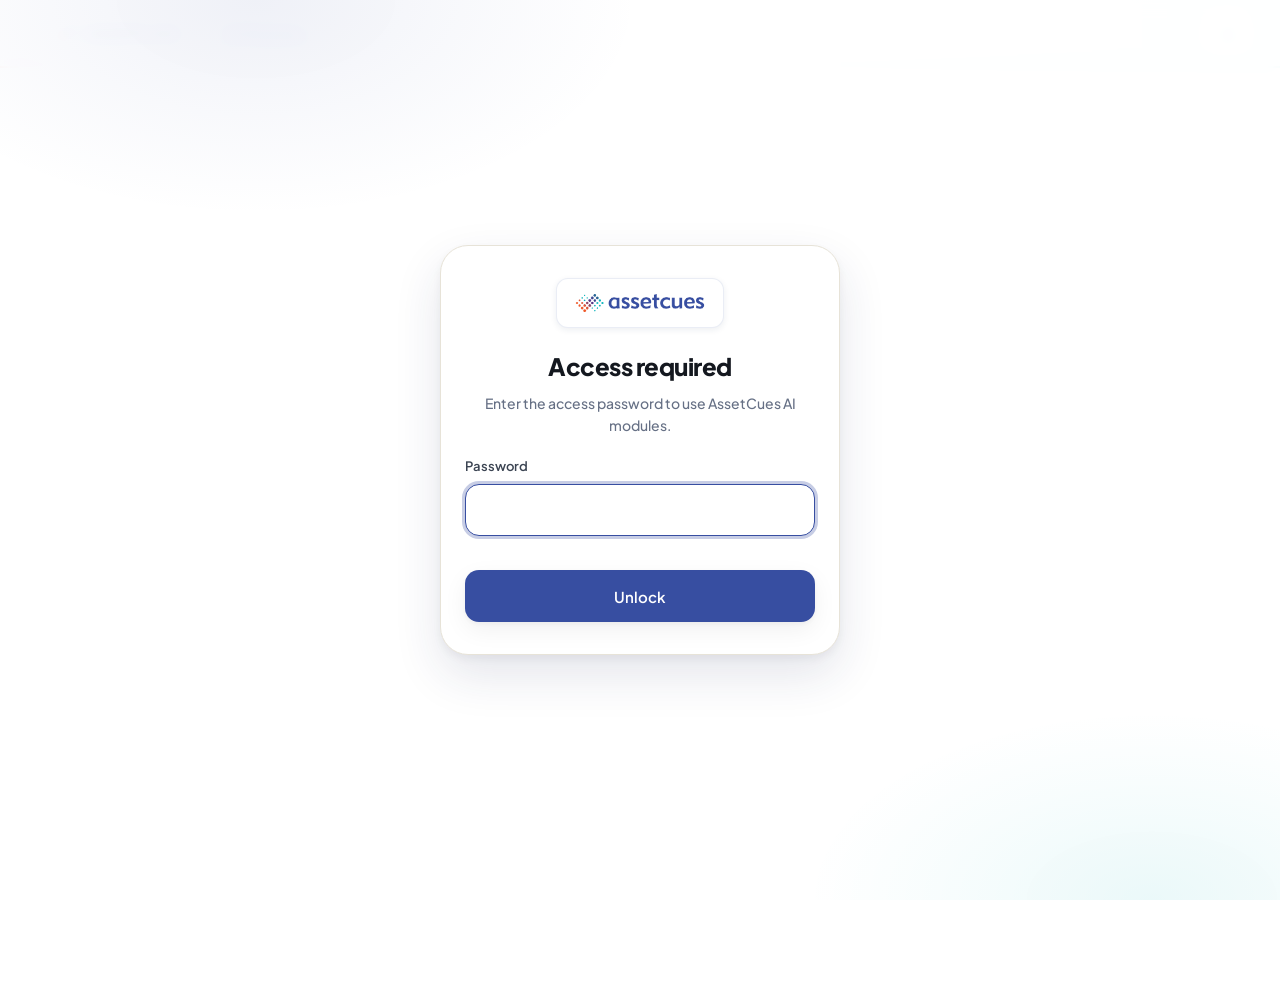
<file: index.html>
<!DOCTYPE html>
<html lang="en">
<head>
  <meta charset="utf-8" />
  <meta name="viewport" content="width=device-width, initial-scale=1, viewport-fit=cover" />
  <meta name="color-scheme" content="light" />
  <meta name="theme-color" content="#FFFFFF" />
  <title>AssetCues AI Modules</title>
  <link rel="icon" href="assetcues-logo.png" type="image/png" />
  <link rel="preconnect" href="https://fonts.googleapis.com" />
  <link rel="preconnect" href="https://fonts.gstatic.com" crossorigin />
  <link href="https://fonts.googleapis.com/css2?family=JetBrains+Mono:wght@500;600&family=Plus+Jakarta+Sans:wght@400;500;600;700;800&display=swap" rel="stylesheet" />
  <link rel="stylesheet" href="css/tokens.css" />
  <link rel="stylesheet" href="css/base.css" />
  <link rel="stylesheet" href="css/layout.css" />
  <link rel="stylesheet" href="css/components.css" />
  <link rel="stylesheet" href="css/views.css" />
  <link rel="stylesheet" href="css/motion.css" />
  <link rel="stylesheet" href="css/modules.css" />
</head>
<body class="is-locked">
  <div class="page-bg" aria-hidden="true">
    <div class="page-bg__dots"></div>
    <div class="page-bg__sweep"></div>
  </div>

  <header class="app-header">
    <a href="index.html" class="app-header__brand">
      <span class="app-header__logo-chip">
        <img class="app-header__logo" src="assetcues-logo.png" alt="AssetCues" width="146" height="36" />
      </span>
      <span class="app-header__title">AI Modules</span>
    </a>
    <div class="app-header__actions">
      <span id="mock-pill" class="mock-pill" hidden>Demo mode</span>
      <button type="button" class="btn btn--icon" id="btn-lock" aria-label="Lock app" title="Lock">
        <svg width="20" height="20" viewBox="0 0 24 24" fill="none" aria-hidden="true">
          <rect x="5" y="11" width="14" height="10" rx="2" stroke="currentColor" stroke-width="1.75"/>
          <path d="M8 11V8a4 4 0 0 1 8 0v3" stroke="currentColor" stroke-width="1.75" stroke-linecap="round"/>
        </svg>
      </button>
    </div>
  </header>

  <main id="app">
    <section class="hub" aria-labelledby="hub-title">
      <div class="hub-hero">
        <div class="eyebrow">✦ AssetCues AI</div>
        <h1 id="hub-title" class="display">Choose a module</h1>
        <p class="idle-hero__sub">Two AI services, one workspace. Create a brand-new asset record from photos, or validate an existing record and get a catalogue recommendation.</p>
      </div>

      <div class="hub-grid">
        <a class="module-card" id="module-aa" data-module="aa" href="additional-asset.html" style="--i:0">
          <div class="module-card__art module-card__art--aa" aria-hidden="true">
            <svg width="30" height="30" viewBox="0 0 24 24" fill="none"><path d="M4 8h3l2-2h6l2 2h3a2 2 0 0 1 2 2v8a2 2 0 0 1-2 2H4a2 2 0 0 1-2-2v-8a2 2 0 0 1 2-2zm8 3a3 3 0 1 0 0 6 3 3 0 0 0 0-6z" stroke="currentColor" stroke-width="1.75" stroke-linecap="round" stroke-linejoin="round"/></svg>
          </div>
          <div class="module-card__top">
            <span class="module-card__kicker">Module 01</span>
            <span class="health health--checking" data-health="aa" role="status">
              <span class="health__dot" aria-hidden="true"></span>
              <span class="health__label">Checking…</span>
            </span>
          </div>
          <h2 class="module-card__title">Additional Asset</h2>
          <p class="module-card__desc">Two photos in, a complete asset record out. Identify the asset, read its tag, grade its condition and match it to your master data.</p>
          <div class="module-card__io">
            <div>
              <div class="micro">You provide</div>
              <div class="module-card__chips">
                <span class="chip chip--neutral">Asset photo</span>
                <span class="chip chip--neutral">Tag photo</span>
                <span class="chip chip--neutral">Customer ID</span>
              </div>
            </div>
            <div>
              <div class="micro">You get</div>
              <div class="module-card__chips">
                <span class="chip">Asset name</span>
                <span class="chip">Classification</span>
                <span class="chip">Condition</span>
                <span class="chip">Tag number</span>
              </div>
            </div>
          </div>
          <span class="module-card__cta">
            Open Additional Asset
            <svg width="18" height="18" viewBox="0 0 24 24" fill="none" aria-hidden="true"><path d="M5 12h14m-5-5l5 5-5 5" stroke="currentColor" stroke-width="2" stroke-linecap="round" stroke-linejoin="round"/></svg>
          </span>
        </a>

        <a class="module-card" id="module-vc" data-module="vc" href="validation.html" style="--i:1">
          <div class="module-card__art module-card__art--vc" aria-hidden="true">
            <svg width="30" height="30" viewBox="0 0 24 24" fill="none"><path d="M12 3l8 3v6c0 5-3.5 8.5-8 10-4.5-1.5-8-5-8-10V6l8-3z" stroke="currentColor" stroke-width="1.75" stroke-linejoin="round"/><path d="M8.5 12l2.5 2.5 4.5-5" stroke="currentColor" stroke-width="1.75" stroke-linecap="round" stroke-linejoin="round"/></svg>
          </div>
          <div class="module-card__top">
            <span class="module-card__kicker">Module 02</span>
            <span class="health health--checking" data-health="vc" role="status">
              <span class="health__dot" aria-hidden="true"></span>
              <span class="health__label">Checking…</span>
            </span>
          </div>
          <h2 class="module-card__title">Validation &amp; Catalogue</h2>
          <p class="module-card__desc">Check a registered asset against its photos. We verify the name, description and tag number, then recommend the right catalogue entry.</p>
          <div class="module-card__io">
            <div>
              <div class="micro">You provide</div>
              <div class="module-card__chips">
                <span class="chip chip--neutral">Photos</span>
                <span class="chip chip--neutral">Customer ID</span>
                <span class="chip chip--neutral">Name · Description · Tag</span>
              </div>
            </div>
            <div>
              <div class="micro">You get</div>
              <div class="module-card__chips">
                <span class="chip">Match verdicts</span>
                <span class="chip">Match %</span>
                <span class="chip">Catalogue match</span>
                <span class="chip">Condition</span>
              </div>
            </div>
          </div>
          <span class="module-card__cta">
            Open Validation &amp; Catalogue
            <svg width="18" height="18" viewBox="0 0 24 24" fill="none" aria-hidden="true"><path d="M5 12h14m-5-5l5 5-5 5" stroke="currentColor" stroke-width="2" stroke-linecap="round" stroke-linejoin="round"/></svg>
          </span>
        </a>
      </div>

      <div class="hub-demo">
        <label class="switch" for="hub-demo">
          <input type="checkbox" id="hub-demo" role="switch" aria-labelledby="hub-demo-title" aria-describedby="hub-demo-desc" />
          <span class="switch__track" aria-hidden="true"><span class="switch__thumb"></span></span>
        </label>
        <div class="hub-demo__text">
          <div class="hub-demo__title" id="hub-demo-title">Demo mode</div>
          <div class="small" id="hub-demo-desc">Both modules use built-in sample responses — no backend calls are made.</div>
        </div>
      </div>
    </section>
  </main>

  <footer class="app-footer">
    <div class="app-footer__inner">
      <svg width="16" height="16" viewBox="0 0 24 24" fill="none" aria-hidden="true"><path d="M12 4a8 8 0 1 0 0 16 8 8 0 0 0 0-16zm0 7v5m0-8h.01" stroke="currentColor" stroke-width="1.75" stroke-linecap="round"/></svg>
      AI-generated results — please verify before saving.
    </div>
  </footer>

  <div id="live" class="sr-only" aria-live="polite" aria-atomic="true"></div>
  <div id="toasts" aria-live="polite"></div>

  <div id="lock-overlay" class="lock-overlay" role="dialog" aria-modal="true" aria-labelledby="lock-title" aria-hidden="false">
    <form id="lock-form" class="lock-card" autocomplete="off">
      <div class="lock-card__brand">
        <span class="app-header__logo-chip">
          <img class="app-header__logo" src="assetcues-logo.png" alt="" width="146" height="36" />
        </span>
      </div>
      <h1 id="lock-title" class="lock-card__title">Access required</h1>
      <p class="lock-card__sub">Enter the access password to use AssetCues AI modules.</p>
      <label class="field" for="lock-password">
        <div class="field__row"><span class="field__label-text">Password</span></div>
        <div class="field__input-wrap">
          <input id="lock-password" class="field__input" type="password" name="password" autocomplete="current-password" required />
        </div>
      </label>
      <div id="lock-error" class="lock-card__error" role="alert"></div>
      <button type="submit" class="btn btn--primary" id="lock-submit" style="width:100%;margin-top:8px">
        <span class="btn-label">Unlock</span>
      </button>
    </form>
  </div>

  <script defer src="js/config.js"></script>
  <script defer src="js/util.js"></script>
  <script defer src="js/fx.js"></script>
  <script defer src="js/toast.js"></script>
  <script defer src="js/lock.js"></script>
  <script defer src="js/hub.js"></script>
</body>
</html>
</file>
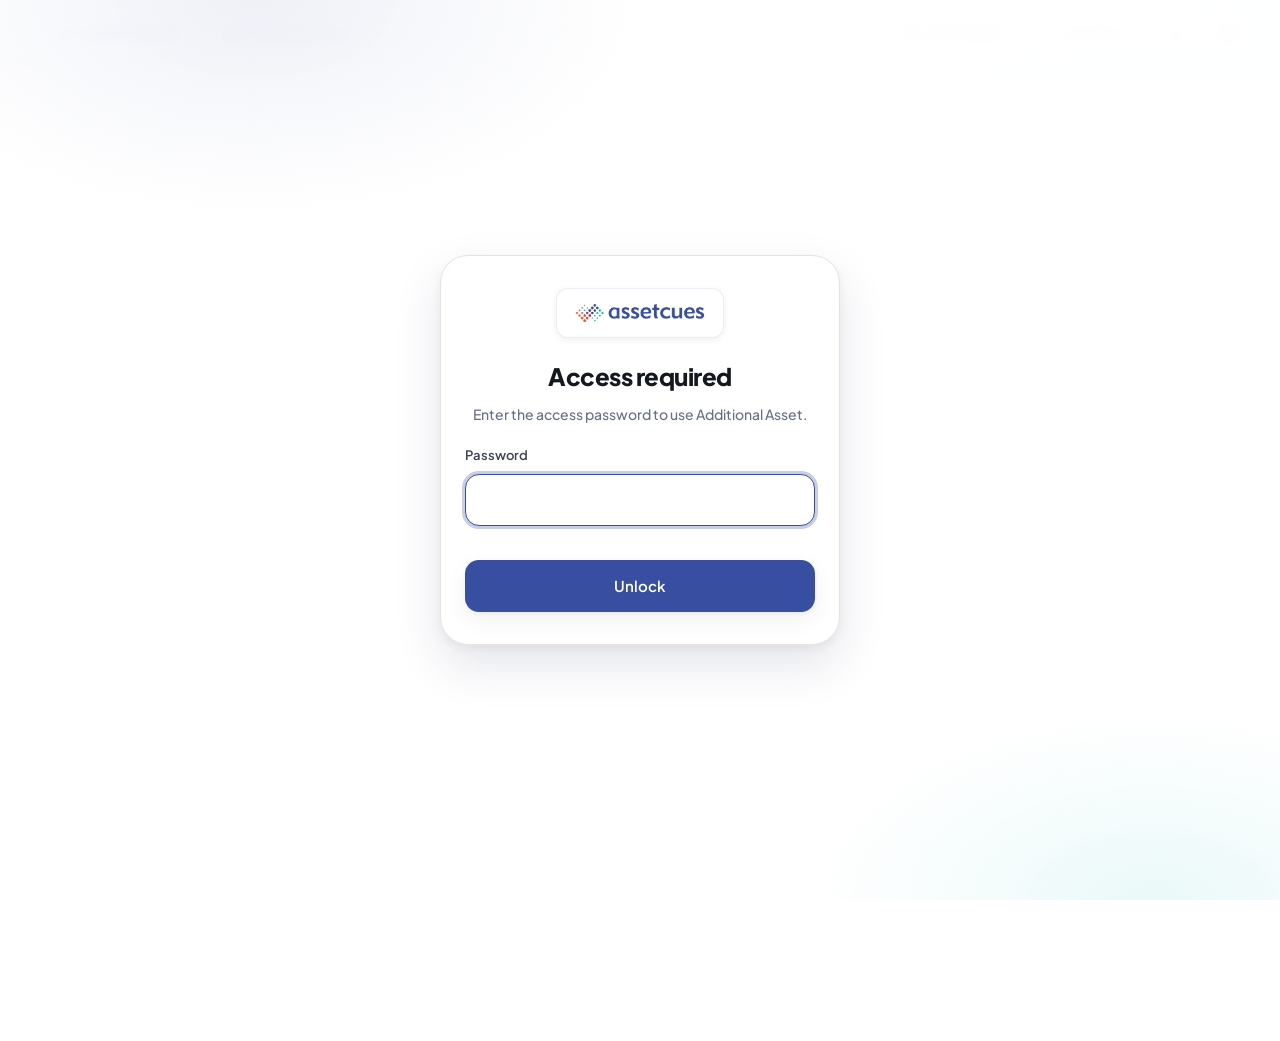
<file: additional-asset.html>
<!DOCTYPE html>
<html lang="en">
<head>
  <meta charset="utf-8" />
  <meta name="viewport" content="width=device-width, initial-scale=1, viewport-fit=cover" />
  <meta name="color-scheme" content="light" />
  <meta name="theme-color" content="#FFFFFF" />
  <title>Additional Asset</title>
  <link rel="icon" href="assetcues-logo.png" type="image/png" />
  <link rel="preconnect" href="https://fonts.googleapis.com" />
  <link rel="preconnect" href="https://fonts.gstatic.com" crossorigin />
  <link href="https://fonts.googleapis.com/css2?family=JetBrains+Mono:wght@500;600&family=Plus+Jakarta+Sans:wght@400;500;600;700;800&display=swap" rel="stylesheet" />
  <link rel="stylesheet" href="css/tokens.css" />
  <link rel="stylesheet" href="css/base.css" />
  <link rel="stylesheet" href="css/layout.css" />
  <link rel="stylesheet" href="css/components.css" />
  <link rel="stylesheet" href="css/views.css" />
  <link rel="stylesheet" href="css/motion.css" />
  <link rel="stylesheet" href="css/modules.css" />
</head>
<body class="is-locked">
  <div class="page-bg" aria-hidden="true">
    <div class="page-bg__dots"></div>
    <div class="page-bg__sweep"></div>
  </div>

  <header class="app-header">
    <a href="#" class="app-header__brand" id="brand-home">
      <span class="app-header__logo-chip">
        <img class="app-header__logo" src="assetcues-logo.png" alt="Additional Asset" width="146" height="36" />
      </span>
      <span class="app-header__title">Additional Asset</span>
    </a>
    <div class="app-header__actions">
      <a href="index.html" class="hub-back" id="hub-back" aria-label="All modules" title="All modules">
        <svg width="18" height="18" viewBox="0 0 24 24" fill="none" aria-hidden="true"><path d="M4 4h6v6H4V4zm10 0h6v6h-6V4zM4 14h6v6H4v-6zm10 0h6v6h-6v-6z" stroke="currentColor" stroke-width="1.75" stroke-linecap="round" stroke-linejoin="round"/></svg>
        <span class="hub-back__label">All modules</span>
      </a>
      <span id="mock-pill" class="mock-pill" hidden>Mock data</span>
      <div id="health-pill" class="health health--checking" role="status" aria-label="Checking service">
        <span class="health__dot" aria-hidden="true"></span>
        <span class="health__label">Checking…</span>
      </div>
      <button type="button" class="btn btn--icon" id="btn-lock" aria-label="Lock app" title="Lock">
        <svg width="20" height="20" viewBox="0 0 24 24" fill="none" aria-hidden="true">
          <rect x="5" y="11" width="14" height="10" rx="2" stroke="currentColor" stroke-width="1.75"/>
          <path d="M8 11V8a4 4 0 0 1 8 0v3" stroke="currentColor" stroke-width="1.75" stroke-linecap="round"/>
        </svg>
      </button>
      <div class="settings-wrap">
        <button type="button" class="btn btn--icon" id="btn-settings" aria-label="Settings" aria-haspopup="dialog" aria-expanded="false">
          <svg width="20" height="20" viewBox="0 0 24 24" fill="none" aria-hidden="true">
            <path d="M12 15a3 3 0 1 0 0-6 3 3 0 0 0 0 6z" stroke="currentColor" stroke-width="1.75" stroke-linecap="round" stroke-linejoin="round"/>
            <path d="M19.4 15a1.65 1.65 0 0 0 .33 1.82l.06.06a2 2 0 0 1-2.83 2.83l-.06-.06a1.65 1.65 0 0 0-1.82-.33 1.65 1.65 0 0 0-1 1.51V21a2 2 0 0 1-4 0v-.09A1.65 1.65 0 0 0 9 19.4a1.65 1.65 0 0 0-1.82.33l-.06.06a2 2 0 0 1-2.83-2.83l.06-.06a1.65 1.65 0 0 0 .33-1.82 1.65 1.65 0 0 0-1.51-1H3a2 2 0 0 1 0-4h.09A1.65 1.65 0 0 0 4.6 9a1.65 1.65 0 0 0-.33-1.82l-.06-.06a2 2 0 0 1 2.83-2.83l.06.06A1.65 1.65 0 0 0 9 4.68a1.65 1.65 0 0 0 1-1.51V3a2 2 0 0 1 4 0v.09a1.65 1.65 0 0 0 1 1.51 1.65 1.65 0 0 0 1.82-.33l.06-.06a2 2 0 0 1 2.83 2.83l-.06.06A1.65 1.65 0 0 0 19.4 9a1.65 1.65 0 0 0 1.51 1H21a2 2 0 0 1 0 4h-.09a1.65 1.65 0 0 0-1.51 1z" stroke="currentColor" stroke-width="1.75" stroke-linecap="round" stroke-linejoin="round"/>
          </svg>
        </button>
        <div id="settings-popover" class="popover" hidden role="dialog" aria-label="API settings">
          <h3 class="popover__title">API settings</h3>
          <div class="field">
            <div class="field__row"><span class="field__label-text">API base URL</span></div>
            <div class="field__input-wrap">
              <input id="settings-api" class="field__input" type="url" placeholder="http://localhost:7071" autocomplete="off" spellcheck="false" />
            </div>
          </div>
          <div id="settings-status" class="popover__status" aria-live="polite"></div>
          <div class="popover__actions">
            <button type="button" class="btn btn--secondary" id="settings-test">Test connection</button>
            <button type="button" class="btn btn--primary" id="settings-save" style="height:44px">Save</button>
            <button type="button" class="btn btn--ghost" id="settings-reset">Reset to default</button>
          </div>
        </div>
      </div>
    </div>
  </header>

  <main id="app">
    <!-- IDLE -->
    <section id="view-idle" class="view" aria-labelledby="hero-title">
      <div class="idle-layout">
        <div class="idle-hero">
          <div class="eyebrow">✦ AI asset capture</div>
          <h1 id="hero-title" class="display">Two photos in. A complete asset record out.</h1>
          <p class="idle-hero__sub">Add a photo of the asset and a close-up of its tag. We'll identify it, read the tag, grade its condition and match it to your master data.</p>
        </div>

        <div class="card capture-card">
          <div class="step-head">
            <span id="step-photos-badge" class="step-badge">1</span>
            <span class="step-head__title">Photos</span>
          </div>

          <div class="dropzones">
            <!-- Asset dropzone -->
            <div>
              <div id="dz-asset" class="dz">
                <input class="dz__file" type="file" accept="image/jpeg,image/png,image/webp" tabindex="-1" aria-hidden="true" />
                <button type="button" class="dz__btn" aria-label="Asset photo — choose a file" aria-describedby="dz-asset-hint">
                  <span class="dz__icon" aria-hidden="true">
                    <svg width="22" height="22" viewBox="0 0 24 24" fill="none"><path d="M4 8h3l2-2h6l2 2h3a2 2 0 0 1 2 2v8a2 2 0 0 1-2 2H4a2 2 0 0 1-2-2v-8a2 2 0 0 1 2-2zm8 3a3 3 0 1 0 0 6 3 3 0 0 0 0-6z" stroke="currentColor" stroke-width="1.75" stroke-linecap="round" stroke-linejoin="round"/></svg>
                  </span>
                  <span class="dz__title">Asset photo</span>
                  <span class="dz__hint" id="dz-asset-hint">Drop, click or paste</span>
                  <span class="dz__formats">JPG · PNG · WebP · up to 10 MB</span>
                  <span class="small" style="margin-top:4px">The whole asset, in good light</span>
                </button>
                <div class="dz__vf" aria-hidden="true"><span></span><span></span><span></span><span></span></div>
                <div class="dz__preview">
                  <img alt="" />
                  <div class="dz__flash" aria-hidden="true"></div>
                  <div class="dz__badge" aria-hidden="true">
                    <svg width="14" height="14" viewBox="0 0 24 24" fill="none"><path d="M4 12l5 5L20 6" stroke="currentColor" stroke-width="2.5" stroke-linecap="round" stroke-linejoin="round"/></svg>
                  </div>
                  <div class="dz__meta">
                    <div class="dz__meta-text">
                      <div class="dz__filename"></div>
                      <div class="dz__size"></div>
                    </div>
                    <div class="dz__actions">
                      <button type="button" class="icon-btn" data-action="replace" aria-label="Replace asset photo">
                        <svg width="18" height="18" viewBox="0 0 24 24" fill="none"><path d="M4 12a8 8 0 0 1 14-5M20 12a8 8 0 0 1-14 5M20 4v5h-5M4 20v-5h5" stroke="currentColor" stroke-width="1.75" stroke-linecap="round" stroke-linejoin="round"/></svg>
                      </button>
                      <button type="button" class="icon-btn" data-action="remove" aria-label="Remove asset photo">
                        <svg width="18" height="18" viewBox="0 0 24 24" fill="none"><path d="M5 7h14M9 7V5h6v2m-8 0l1 12h8l1-12" stroke="currentColor" stroke-width="1.75" stroke-linecap="round" stroke-linejoin="round"/></svg>
                      </button>
                    </div>
                  </div>
                </div>
              </div>
              <div class="dz__error-msg"></div>
              <div class="dz__dup-warn" hidden></div>
            </div>

            <!-- Tag dropzone -->
            <div>
              <div id="dz-tag" class="dz">
                <input class="dz__file" type="file" accept="image/jpeg,image/png,image/webp" tabindex="-1" aria-hidden="true" />
                <button type="button" class="dz__btn" aria-label="Tag or barcode photo — choose a file" aria-describedby="dz-tag-hint">
                  <span class="dz__icon" aria-hidden="true">
                    <svg width="22" height="22" viewBox="0 0 24 24" fill="none"><path d="M3 5v14M6 5v14M8 5v14M12 5v14M14 5v14M18 5v14M21 5v14" stroke="currentColor" stroke-width="1.75" stroke-linecap="round"/></svg>
                  </span>
                  <span class="dz__title">Tag or barcode photo</span>
                  <span class="dz__hint" id="dz-tag-hint">Drop, click or paste</span>
                  <span class="dz__formats">JPG · PNG · WebP · up to 10 MB</span>
                  <span class="small" style="margin-top:4px">A close-up of the asset tag</span>
                </button>
                <div class="dz__vf" aria-hidden="true"><span></span><span></span><span></span><span></span></div>
                <div class="dz__preview">
                  <img alt="" />
                  <div class="dz__flash" aria-hidden="true"></div>
                  <div class="dz__badge" aria-hidden="true">
                    <svg width="14" height="14" viewBox="0 0 24 24" fill="none"><path d="M4 12l5 5L20 6" stroke="currentColor" stroke-width="2.5" stroke-linecap="round" stroke-linejoin="round"/></svg>
                  </div>
                  <div class="dz__meta">
                    <div class="dz__meta-text">
                      <div class="dz__filename"></div>
                      <div class="dz__size"></div>
                    </div>
                    <div class="dz__actions">
                      <button type="button" class="icon-btn" data-action="replace" aria-label="Replace tag photo">
                        <svg width="18" height="18" viewBox="0 0 24 24" fill="none"><path d="M4 12a8 8 0 0 1 14-5M20 12a8 8 0 0 1-14 5M20 4v5h-5M4 20v-5h5" stroke="currentColor" stroke-width="1.75" stroke-linecap="round" stroke-linejoin="round"/></svg>
                      </button>
                      <button type="button" class="icon-btn" data-action="remove" aria-label="Remove tag photo">
                        <svg width="18" height="18" viewBox="0 0 24 24" fill="none"><path d="M5 7h14M9 7V5h6v2m-8 0l1 12h8l1-12" stroke="currentColor" stroke-width="1.75" stroke-linecap="round" stroke-linejoin="round"/></svg>
                      </button>
                    </div>
                  </div>
                </div>
              </div>
              <div class="dz__error-msg"></div>
              <div class="dz__dup-warn" hidden></div>
            </div>
          </div>
          <div class="divider"></div>

          <div class="step-head">
            <span id="step-details-badge" class="step-badge">2</span>
            <span class="step-head__title">Details</span>
          </div>

          <div class="fields-grid">
            <div class="field" id="field-customer">
              <div class="field__row">
                <span class="field__label-text">Customer ID<span class="field__req" aria-hidden="true">*</span></span>
              </div>
              <div class="field__input-wrap">
                <input id="input-customer" class="field__input" type="text" inputmode="numeric" pattern="[0-9]*" autocomplete="off" maxlength="12" aria-required="true" aria-describedby="err-customer" />
                <span class="field__check" aria-hidden="true">
                  <svg width="18" height="18" viewBox="0 0 24 24" fill="none"><path d="M4 12l5 5L20 6" stroke="currentColor" stroke-width="2.5" stroke-linecap="round" stroke-linejoin="round"/></svg>
                </span>
              </div>
              <div class="field__error" id="err-customer"></div>
            </div>

            <div class="field" id="field-assetclass">
              <div class="field__row">
                <span class="field__label-text">Asset class ID</span>
                <span class="field__optional">Optional</span>
              </div>
              <div class="field__input-wrap">
                <input id="input-assetclass" class="field__input" type="text" inputmode="numeric" pattern="[0-9]*" autocomplete="off" maxlength="12" aria-describedby="help-assetclass err-assetclass" />
                <span class="field__check" aria-hidden="true">
                  <svg width="18" height="18" viewBox="0 0 24 24" fill="none"><path d="M4 12l5 5L20 6" stroke="currentColor" stroke-width="2.5" stroke-linecap="round" stroke-linejoin="round"/></svg>
                </span>
              </div>
              <div class="field__helper" id="help-assetclass">Narrows the master-data search to this asset class.</div>
              <div class="field__error" id="err-assetclass"></div>
            </div>

            <div class="field" id="field-category">
              <div class="field__row">
                <span class="field__label-text">Category ID</span>
                <span class="field__optional">Optional</span>
              </div>
              <div class="field__input-wrap">
                <input id="input-category" class="field__input" type="text" inputmode="numeric" pattern="[0-9]*" autocomplete="off" maxlength="12" aria-describedby="help-category err-category" />
                <span class="field__check" aria-hidden="true">
                  <svg width="18" height="18" viewBox="0 0 24 24" fill="none"><path d="M4 12l5 5L20 6" stroke="currentColor" stroke-width="2.5" stroke-linecap="round" stroke-linejoin="round"/></svg>
                </span>
              </div>
              <div class="field__helper" id="help-category">Narrows the master-data search to this category.</div>
              <div class="field__error" id="err-category"></div>
            </div>
          </div>

          <div class="divider"></div>

          <div id="validation-summary" class="validation-summary"></div>
          <div class="capture-actions capture-actions--desktop">
            <button type="button" class="btn btn--primary" data-action="analyze" aria-disabled="true">
              <svg width="20" height="20" viewBox="0 0 24 24" fill="none" aria-hidden="true"><path d="M12 3v4M12 17v4M4.9 4.9l2.8 2.8M16.3 16.3l2.8 2.8M3 12h4M17 12h4M4.9 19.1l2.8-2.8M16.3 7.7l2.8-2.8" stroke="currentColor" stroke-width="1.75" stroke-linecap="round"/></svg>
              <span class="btn-label">Analyze asset</span>
            </button>
            <button type="button" class="btn btn--ghost" data-action="reset">Reset</button>
            <span class="kbd-hint">⌘/Ctrl + Enter</span>
          </div>
        </div>

        <aside class="showcase" aria-label="How it works">
          <div id="showcase-video-wrap" class="showcase__video-wrap">
            <video
              id="hero-video"
              class="showcase__video"
              src="assetcues-animation.webm"
              muted
              autoplay
              loop
              playsinline
              preload="auto"
              aria-hidden="true"
              tabindex="-1"
              disablePictureInPicture
            ></video>
          </div>
          <div id="showcase-art" class="showcase__art" hidden aria-hidden="true">
            <div class="float-chip">LAPTOP</div>
            <div class="float-chip">Good · 90</div>
            <div class="float-chip">#10001882</div>
            <div class="float-chip">CP › LAPTOP › VivoBook S14</div>
            <div class="showcase__viewfinder">
              <span class="showcase__corner showcase__corner--tl"></span>
              <span class="showcase__corner showcase__corner--tr"></span>
              <span class="showcase__corner showcase__corner--bl"></span>
              <span class="showcase__corner showcase__corner--br"></span>
            </div>
          </div>

          <div>
            <h3 class="showcase__section-title">How it works</h3>
            <ol class="how-list">
              <li style="--i:0"><span class="how-list__n">1</span> Add photos of the asset and its tag</li>
              <li style="--i:1"><span class="how-list__n">2</span> We analyse, read the tag and search master data</li>
              <li style="--i:2"><span class="how-list__n">3</span> Get a complete asset record back</li>
            </ol>
          </div>

          <div>
            <h3 class="showcase__section-title">You'll get</h3>
            <div class="youll-get">
              <span class="chip">Asset name</span>
              <span class="chip">Classification</span>
              <span class="chip">Condition grade</span>
              <span class="chip">Tag number</span>
            </div>
          </div>
        </aside>
      </div>
    </section>

    <!-- PROCESSING -->
    <section id="view-processing" class="view" hidden aria-hidden="true" aria-labelledby="proc-title">
      <div class="card processing-card">
        <div class="proc-head">
          <div class="proc-head__left">
            <h2 id="proc-title" class="h2" tabindex="-1">Analyzing your asset…</h2>
            <p class="small" style="margin:8px 0 0">Usually takes 10–30 seconds. Please keep this tab open.</p>
            <div id="proc-rotator" class="proc-rotator" aria-live="off">Looking closely at your photos…</div>
          </div>
          <div class="proc-head__right">
            <span id="proc-timer" class="proc-timer" aria-label="Elapsed time">00:00</span>
            <button type="button" class="btn btn--ghost" id="btn-cancel">Cancel</button>
          </div>
        </div>

        <div class="processing-grid">
          <div>
            <div id="scanner" class="scanner">
              <img id="scanner-img" class="scanner__img" alt="" />
              <div class="scanner__grid" aria-hidden="true"></div>
              <div class="scanner__line" aria-hidden="true"></div>
              <div class="scanner__brackets" aria-hidden="true"><span></span><span></span><span></span><span></span></div>
              <div id="scanner-pip" class="scanner__pip">
                <img id="scanner-pip-img" alt="" />
              </div>
            </div>
            <div class="progress-wrap">
              <div id="progress-bar" class="progress-bar" role="progressbar" aria-valuemin="0" aria-valuemax="100" aria-valuenow="0" aria-valuetext="Estimated progress 0 percent">
                <div id="progress-fill" class="progress-bar__fill"></div>
              </div>
              <div class="progress-label">Estimated progress</div>
            </div>
          </div>

          <ol id="timeline" class="timeline" aria-label="Analysis progress"></ol>
        </div>
      </div>
    </section>

    <!-- RESULT -->
    <section id="view-result" class="view" hidden aria-hidden="true" aria-labelledby="result-title">
      <div class="result-head">
        <div class="result-head__left">
          <svg class="result-tick" viewBox="0 0 40 40" aria-hidden="true">
            <circle cx="20" cy="20" r="18"></circle>
            <path d="M12 20.5l5 5 11-12"></path>
          </svg>
          <div>
            <h2 id="result-title" class="h2" tabindex="-1">Analysis complete</h2>
            <p id="result-customer-sub" class="small mono" style="margin:6px 0 0"></p>
          </div>
        </div>
        <div class="result-head__actions">
          <button type="button" class="btn btn--primary" id="btn-another" style="height:44px">Analyze another asset</button>
          <button type="button" class="btn btn--secondary" id="btn-edit">Edit inputs</button>
          <button type="button" class="btn btn--ghost" id="btn-copy-json">
            <svg width="20" height="20" viewBox="0 0 24 24" fill="none" aria-hidden="true"><path d="M8 8h10v12H8zM6 16H5a1 1 0 0 1-1-1V5a1 1 0 0 1 1-1h10a1 1 0 0 1 1 1v1" stroke="currentColor" stroke-width="1.75" stroke-linecap="round" stroke-linejoin="round"/></svg>
            Copy JSON
          </button>
        </div>
      </div>

      <div class="result-layout">
        <div id="result-photos" class="result-photos"></div>
        <div class="result-cards">
          <div id="result-hero"></div>
          <div id="result-class"></div>
          <div class="result-cond-tag">
            <div id="result-condition"></div>
            <div id="result-tag"></div>
          </div>
          <div class="result-verify">
            <svg width="16" height="16" viewBox="0 0 24 24" fill="none" aria-hidden="true"><path d="M12 4a8 8 0 1 0 0 16 8 8 0 0 0 0-16zm0 7v5m0-8h.01" stroke="currentColor" stroke-width="1.75" stroke-linecap="round"/></svg>
            AI-generated results — please verify before saving.
          </div>
        </div>
      </div>
    </section>

    <!-- ERROR -->
    <section id="view-error" class="view" hidden aria-hidden="true" aria-labelledby="error-title">
      <div class="error-wrap">
        <div class="card error-card">
          <div class="error-illu" aria-hidden="true">
            <svg viewBox="0 0 72 72" fill="none">
              <path d="M36 8l24 10v18c0 14-10.5 24-24 28C22.5 60 12 50 12 36V18l24-10z" stroke="currentColor" stroke-width="3" stroke-linejoin="round"/>
              <path d="M36 28v14M36 50h.01" stroke="currentColor" stroke-width="3.5" stroke-linecap="round"/>
            </svg>
          </div>
          <h2 id="error-title" class="h2" tabindex="-1">Something went wrong</h2>
          <p id="error-msg" class="error-card__msg"></p>
          <div id="error-hint" class="callout error-hint" hidden></div>
          <div class="error-actions">
            <button type="button" class="btn btn--primary" id="btn-error-retry" style="height:44px">Try again</button>
            <button type="button" class="btn btn--secondary" id="btn-error-edit">Edit inputs</button>
            <button type="button" class="btn btn--ghost" id="btn-error-settings" hidden>Open settings</button>
          </div>
          <div id="error-ref" class="error-ref" hidden>
            <span>Reference:</span>
            <code id="error-ref-val" class="mono"></code>
            <button type="button" class="btn btn--icon" id="btn-copy-ref" aria-label="Copy reference" style="width:36px;height:36px">
              <svg width="16" height="16" viewBox="0 0 24 24" fill="none" aria-hidden="true"><path d="M8 8h10v12H8zM6 16H5a1 1 0 0 1-1-1V5a1 1 0 0 1 1-1h10a1 1 0 0 1 1 1v1" stroke="currentColor" stroke-width="1.75" stroke-linecap="round" stroke-linejoin="round"/></svg>
            </button>
          </div>
        </div>
      </div>
    </section>
  </main>

  <footer class="app-footer">
    <div class="app-footer__inner">
      <svg width="16" height="16" viewBox="0 0 24 24" fill="none" aria-hidden="true"><path d="M12 4a8 8 0 1 0 0 16 8 8 0 0 0 0-16zm0 7v5m0-8h.01" stroke="currentColor" stroke-width="1.75" stroke-linecap="round"/></svg>
      AI-generated results — please verify before saving.
    </div>
  </footer>

  <!-- Mobile sticky actions -->
  <div id="sticky-idle" class="sticky-actions" hidden>
    <button type="button" class="btn btn--primary" data-action="analyze" aria-disabled="true">
      <span class="btn-label">Analyze asset</span>
    </button>
  </div>
  <div id="sticky-result" class="sticky-actions" hidden>
    <button type="button" class="btn btn--primary" id="sticky-another">Analyze another asset</button>
  </div>

  <div id="live" class="sr-only" aria-live="polite" aria-atomic="true"></div>
  <div id="toasts" aria-live="polite"></div>

  <!-- Soft access lock (SHA-256 + salt). Does not alter analysis state machine. -->
  <div id="lock-overlay" class="lock-overlay" role="dialog" aria-modal="true" aria-labelledby="lock-title" aria-hidden="false">
    <form id="lock-form" class="lock-card" autocomplete="off">
      <div class="lock-card__brand">
        <span class="app-header__logo-chip">
          <img class="app-header__logo" src="assetcues-logo.png" alt="" width="146" height="36" />
        </span>
      </div>
      <h1 id="lock-title" class="lock-card__title">Access required</h1>
      <p class="lock-card__sub">Enter the access password to use Additional Asset.</p>
      <label class="field" for="lock-password">
        <div class="field__row"><span class="field__label-text">Password</span></div>
        <div class="field__input-wrap">
          <input id="lock-password" class="field__input" type="password" name="password" autocomplete="current-password" required />
        </div>
      </label>
      <div id="lock-error" class="lock-card__error" role="alert"></div>
      <button type="submit" class="btn btn--primary" id="lock-submit" style="width:100%;margin-top:8px">
        <span class="btn-label">Unlock</span>
      </button>
    </form>
  </div>

  <script defer src="js/config.js"></script>
  <script defer src="js/util.js"></script>
  <script defer src="js/mocks.js"></script>
  <script defer src="js/errors.js"></script>
  <script defer src="js/normalize.js"></script>
  <script defer src="js/api.js"></script>
  <script defer src="js/fx.js"></script>
  <script defer src="js/toast.js"></script>
  <script defer src="js/lock.js"></script>
  <script defer src="js/shell.js"></script>
  <script defer src="js/upload.js"></script>
  <script defer src="js/form.js"></script>
  <script defer src="js/processing.js"></script>
  <script defer src="js/result.js"></script>
  <script defer src="js/views.js"></script>
  <script defer src="js/main.js"></script>
</body>
</html>
</file>
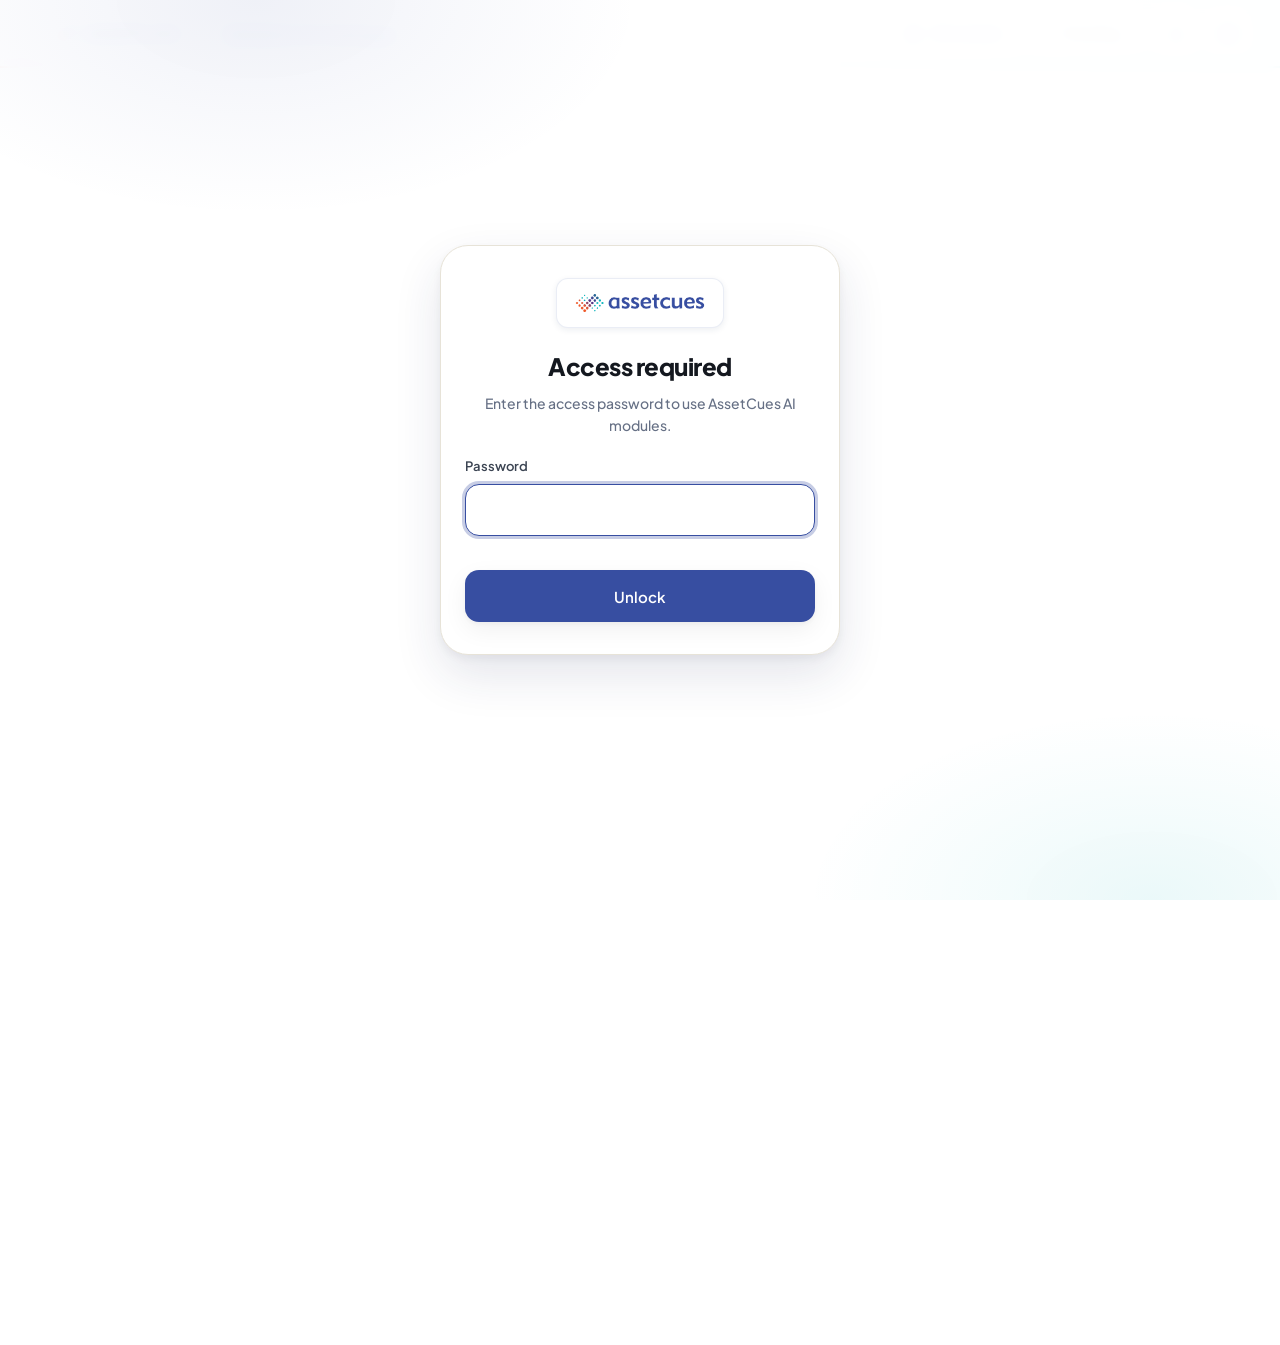
<file: validation.html>
<!DOCTYPE html>
<html lang="en">
<head>
  <meta charset="utf-8" />
  <meta name="viewport" content="width=device-width, initial-scale=1, viewport-fit=cover" />
  <meta name="color-scheme" content="light" />
  <meta name="theme-color" content="#FFFFFF" />
  <title>Validation &amp; Catalogue</title>
  <link rel="icon" href="assetcues-logo.png" type="image/png" />
  <link rel="preconnect" href="https://fonts.googleapis.com" />
  <link rel="preconnect" href="https://fonts.gstatic.com" crossorigin />
  <link href="https://fonts.googleapis.com/css2?family=JetBrains+Mono:wght@500;600&family=Plus+Jakarta+Sans:wght@400;500;600;700;800&display=swap" rel="stylesheet" />
  <link rel="stylesheet" href="css/tokens.css" />
  <link rel="stylesheet" href="css/base.css" />
  <link rel="stylesheet" href="css/layout.css" />
  <link rel="stylesheet" href="css/components.css" />
  <link rel="stylesheet" href="css/views.css" />
  <link rel="stylesheet" href="css/motion.css" />
  <link rel="stylesheet" href="css/modules.css" />
</head>
<body class="is-locked">
  <div class="page-bg" aria-hidden="true">
    <div class="page-bg__dots"></div>
    <div class="page-bg__sweep"></div>
  </div>

  <header class="app-header">
    <a href="#" class="app-header__brand" id="brand-home">
      <span class="app-header__logo-chip">
        <img class="app-header__logo" src="assetcues-logo.png" alt="Validation &amp; Catalogue" width="146" height="36" />
      </span>
      <span class="app-header__title">Validation &amp; Catalogue</span>
    </a>
    <div class="app-header__actions">
      <a href="index.html" class="hub-back" id="hub-back" aria-label="All modules" title="All modules">
        <svg width="18" height="18" viewBox="0 0 24 24" fill="none" aria-hidden="true"><path d="M4 4h6v6H4V4zm10 0h6v6h-6V4zM4 14h6v6H4v-6zm10 0h6v6h-6v-6z" stroke="currentColor" stroke-width="1.75" stroke-linecap="round" stroke-linejoin="round"/></svg>
        <span class="hub-back__label">All modules</span>
      </a>
      <span id="mock-pill" class="mock-pill" hidden>Mock data</span>
      <div id="health-pill" class="health health--checking" role="status" aria-label="Checking service">
        <span class="health__dot" aria-hidden="true"></span>
        <span class="health__label">Checking…</span>
      </div>
      <button type="button" class="btn btn--icon" id="btn-lock" aria-label="Lock app" title="Lock">
        <svg width="20" height="20" viewBox="0 0 24 24" fill="none" aria-hidden="true">
          <rect x="5" y="11" width="14" height="10" rx="2" stroke="currentColor" stroke-width="1.75"/>
          <path d="M8 11V8a4 4 0 0 1 8 0v3" stroke="currentColor" stroke-width="1.75" stroke-linecap="round"/>
        </svg>
      </button>
      <div class="settings-wrap">
        <button type="button" class="btn btn--icon" id="btn-settings" aria-label="Settings" aria-haspopup="dialog" aria-expanded="false">
          <svg width="20" height="20" viewBox="0 0 24 24" fill="none" aria-hidden="true">
            <path d="M12 15a3 3 0 1 0 0-6 3 3 0 0 0 0 6z" stroke="currentColor" stroke-width="1.75" stroke-linecap="round" stroke-linejoin="round"/>
            <path d="M19.4 15a1.65 1.65 0 0 0 .33 1.82l.06.06a2 2 0 0 1-2.83 2.83l-.06-.06a1.65 1.65 0 0 0-1.82-.33 1.65 1.65 0 0 0-1 1.51V21a2 2 0 0 1-4 0v-.09A1.65 1.65 0 0 0 9 19.4a1.65 1.65 0 0 0-1.82.33l-.06.06a2 2 0 0 1-2.83-2.83l.06-.06a1.65 1.65 0 0 0 .33-1.82 1.65 1.65 0 0 0-1.51-1H3a2 2 0 0 1 0-4h.09A1.65 1.65 0 0 0 4.6 9a1.65 1.65 0 0 0-.33-1.82l-.06-.06a2 2 0 0 1 2.83-2.83l.06.06A1.65 1.65 0 0 0 9 4.68a1.65 1.65 0 0 0 1-1.51V3a2 2 0 0 1 4 0v.09a1.65 1.65 0 0 0 1 1.51 1.65 1.65 0 0 0 1.82-.33l.06-.06a2 2 0 0 1 2.83 2.83l-.06.06A1.65 1.65 0 0 0 19.4 9a1.65 1.65 0 0 0 1.51 1H21a2 2 0 0 1 0 4h-.09a1.65 1.65 0 0 0-1.51 1z" stroke="currentColor" stroke-width="1.75" stroke-linecap="round" stroke-linejoin="round"/>
          </svg>
        </button>
        <div id="settings-popover" class="popover" hidden role="dialog" aria-label="API settings">
          <h3 class="popover__title">API settings · Validation</h3>
          <div class="field">
            <div class="field__row"><span class="field__label-text">API base URL</span></div>
            <div class="field__input-wrap">
              <input id="settings-api" class="field__input" type="url" placeholder="http://localhost:8001" autocomplete="off" spellcheck="false" />
            </div>
          </div>
          <div id="settings-status" class="popover__status" aria-live="polite"></div>
          <div class="popover__actions">
            <button type="button" class="btn btn--secondary" id="settings-test">Test connection</button>
            <button type="button" class="btn btn--primary" id="settings-save" style="height:44px">Save</button>
            <button type="button" class="btn btn--ghost" id="settings-reset">Reset to default</button>
          </div>
        </div>
      </div>
    </div>
  </header>

  <main id="app">
    <!-- IDLE -->
    <section id="view-idle" class="view" aria-labelledby="hero-title">
      <div class="idle-layout">
        <div class="idle-hero">
          <div class="eyebrow">✦ AI record validation</div>
          <h1 id="hero-title" class="display">Check a record against its photos.</h1>
          <p class="idle-hero__sub">Add photos of the asset and its tag, plus what's registered for it. We'll verify the name, description and tag number, and recommend the right catalogue entry.</p>
        </div>

        <div class="card capture-card">
          <div class="step-head">
            <span id="step-photos-badge" class="step-badge">1</span>
            <span class="step-head__title">Photos</span>
          </div>

          <div class="dropzones">
            <!-- Asset dropzone -->
            <div>
              <div id="dz-asset" class="dz">
                <input class="dz__file" type="file" accept="image/jpeg,image/png,image/webp" tabindex="-1" aria-hidden="true" />
                <button type="button" class="dz__btn" aria-label="Asset photo — choose a file" aria-describedby="dz-asset-hint">
                  <span class="dz__icon" aria-hidden="true">
                    <svg width="22" height="22" viewBox="0 0 24 24" fill="none"><path d="M4 8h3l2-2h6l2 2h3a2 2 0 0 1 2 2v8a2 2 0 0 1-2 2H4a2 2 0 0 1-2-2v-8a2 2 0 0 1 2-2zm8 3a3 3 0 1 0 0 6 3 3 0 0 0 0-6z" stroke="currentColor" stroke-width="1.75" stroke-linecap="round" stroke-linejoin="round"/></svg>
                  </span>
                  <span class="dz__title">Asset photo</span>
                  <span class="dz__hint" id="dz-asset-hint">Drop, click or paste</span>
                  <span class="dz__formats">JPG · PNG · WebP · up to 10 MB</span>
                  <span class="small" style="margin-top:4px">The whole asset, in good light</span>
                </button>
                <div class="dz__vf" aria-hidden="true"><span></span><span></span><span></span><span></span></div>
                <div class="dz__preview">
                  <img alt="" />
                  <div class="dz__flash" aria-hidden="true"></div>
                  <div class="dz__badge" aria-hidden="true">
                    <svg width="14" height="14" viewBox="0 0 24 24" fill="none"><path d="M4 12l5 5L20 6" stroke="currentColor" stroke-width="2.5" stroke-linecap="round" stroke-linejoin="round"/></svg>
                  </div>
                  <div class="dz__meta">
                    <div class="dz__meta-text">
                      <div class="dz__filename"></div>
                      <div class="dz__size"></div>
                    </div>
                    <div class="dz__actions">
                      <button type="button" class="icon-btn" data-action="replace" aria-label="Replace asset photo">
                        <svg width="18" height="18" viewBox="0 0 24 24" fill="none"><path d="M4 12a8 8 0 0 1 14-5M20 12a8 8 0 0 1-14 5M20 4v5h-5M4 20v-5h5" stroke="currentColor" stroke-width="1.75" stroke-linecap="round" stroke-linejoin="round"/></svg>
                      </button>
                      <button type="button" class="icon-btn" data-action="remove" aria-label="Remove asset photo">
                        <svg width="18" height="18" viewBox="0 0 24 24" fill="none"><path d="M5 7h14M9 7V5h6v2m-8 0l1 12h8l1-12" stroke="currentColor" stroke-width="1.75" stroke-linecap="round" stroke-linejoin="round"/></svg>
                      </button>
                    </div>
                  </div>
                </div>
              </div>
              <div class="dz__error-msg"></div>
              <div class="dz__dup-warn" hidden></div>
            </div>

            <!-- Tag dropzone -->
            <div>
              <div id="dz-tag" class="dz">
                <input class="dz__file" type="file" accept="image/jpeg,image/png,image/webp" tabindex="-1" aria-hidden="true" />
                <button type="button" class="dz__btn" aria-label="Tag or barcode photo — choose a file" aria-describedby="dz-tag-hint">
                  <span class="dz__icon" aria-hidden="true">
                    <svg width="22" height="22" viewBox="0 0 24 24" fill="none"><path d="M3 5v14M6 5v14M8 5v14M12 5v14M14 5v14M18 5v14M21 5v14" stroke="currentColor" stroke-width="1.75" stroke-linecap="round"/></svg>
                  </span>
                  <span class="dz__title">Tag or barcode photo</span>
                  <span class="dz__hint" id="dz-tag-hint">Drop, click or paste</span>
                  <span class="dz__formats">JPG · PNG · WebP · up to 10 MB</span>
                  <span class="small" style="margin-top:4px">A close-up of the asset tag</span>
                </button>
                <div class="dz__vf" aria-hidden="true"><span></span><span></span><span></span><span></span></div>
                <div class="dz__preview">
                  <img alt="" />
                  <div class="dz__flash" aria-hidden="true"></div>
                  <div class="dz__badge" aria-hidden="true">
                    <svg width="14" height="14" viewBox="0 0 24 24" fill="none"><path d="M4 12l5 5L20 6" stroke="currentColor" stroke-width="2.5" stroke-linecap="round" stroke-linejoin="round"/></svg>
                  </div>
                  <div class="dz__meta">
                    <div class="dz__meta-text">
                      <div class="dz__filename"></div>
                      <div class="dz__size"></div>
                    </div>
                    <div class="dz__actions">
                      <button type="button" class="icon-btn" data-action="replace" aria-label="Replace tag photo">
                        <svg width="18" height="18" viewBox="0 0 24 24" fill="none"><path d="M4 12a8 8 0 0 1 14-5M20 12a8 8 0 0 1-14 5M20 4v5h-5M4 20v-5h5" stroke="currentColor" stroke-width="1.75" stroke-linecap="round" stroke-linejoin="round"/></svg>
                      </button>
                      <button type="button" class="icon-btn" data-action="remove" aria-label="Remove tag photo">
                        <svg width="18" height="18" viewBox="0 0 24 24" fill="none"><path d="M5 7h14M9 7V5h6v2m-8 0l1 12h8l1-12" stroke="currentColor" stroke-width="1.75" stroke-linecap="round" stroke-linejoin="round"/></svg>
                      </button>
                    </div>
                  </div>
                </div>
              </div>
              <div class="dz__error-msg"></div>
              <div class="dz__dup-warn" hidden></div>
            </div>
          </div>
          <div class="divider"></div>

          <div class="step-head">
            <span id="step-details-badge" class="step-badge">2</span>
            <span class="step-head__title">Details</span>
          </div>

          <div class="fields-grid">
            <div class="field" id="field-customer">
              <div class="field__row">
                <span class="field__label-text">Customer ID<span class="field__req" aria-hidden="true">*</span></span>
              </div>
              <div class="field__input-wrap">
                <input id="input-customer" class="field__input" type="text" inputmode="numeric" pattern="[0-9]*" autocomplete="off" maxlength="12" aria-required="true" aria-describedby="err-customer" />
                <span class="field__check" aria-hidden="true">
                  <svg width="18" height="18" viewBox="0 0 24 24" fill="none"><path d="M4 12l5 5L20 6" stroke="currentColor" stroke-width="2.5" stroke-linecap="round" stroke-linejoin="round"/></svg>
                </span>
              </div>
              <div class="field__error" id="err-customer"></div>
            </div>

            <div class="field" id="field-assetclass">
              <div class="field__row">
                <span class="field__label-text">Asset class ID</span>
                <span class="field__optional">Optional</span>
              </div>
              <div class="field__input-wrap">
                <input id="input-assetclass" class="field__input" type="text" inputmode="numeric" pattern="[0-9]*" autocomplete="off" maxlength="12" aria-describedby="help-assetclass err-assetclass" />
                <span class="field__check" aria-hidden="true">
                  <svg width="18" height="18" viewBox="0 0 24 24" fill="none"><path d="M4 12l5 5L20 6" stroke="currentColor" stroke-width="2.5" stroke-linecap="round" stroke-linejoin="round"/></svg>
                </span>
              </div>
              <div class="field__helper" id="help-assetclass">Narrows the catalogue search to this asset class.</div>
              <div class="field__error" id="err-assetclass"></div>
            </div>

            <div class="field" id="field-category">
              <div class="field__row">
                <span class="field__label-text">Category ID</span>
                <span class="field__optional">Optional</span>
              </div>
              <div class="field__input-wrap">
                <input id="input-category" class="field__input" type="text" inputmode="numeric" pattern="[0-9]*" autocomplete="off" maxlength="12" aria-describedby="help-category err-category" />
                <span class="field__check" aria-hidden="true">
                  <svg width="18" height="18" viewBox="0 0 24 24" fill="none"><path d="M4 12l5 5L20 6" stroke="currentColor" stroke-width="2.5" stroke-linecap="round" stroke-linejoin="round"/></svg>
                </span>
              </div>
              <div class="field__helper" id="help-category">Narrows the catalogue search to this category.</div>
              <div class="field__error" id="err-category"></div>
            </div>
          </div>

          <div class="divider"></div>

          <div class="step-head">
            <span id="step-record-badge" class="step-badge">3</span>
            <span class="step-head__title">Registered record</span>
            <span class="step-head__hint">Optional · fill what you want validated</span>
          </div>

          <div class="vc-record-grid">
            <div class="field" id="field-assetname">
              <div class="field__row">
                <span class="field__label-text">Asset name</span>
                <span class="field__optional">Optional</span>
              </div>
              <div class="field__input-wrap">
                <input id="input-assetname" class="field__input field__input--text" type="text" autocomplete="off" maxlength="500" placeholder="e.g. HP Victus Laptop" aria-describedby="help-assetname" />
                <span class="field__check" aria-hidden="true">
                  <svg width="18" height="18" viewBox="0 0 24 24" fill="none"><path d="M4 12l5 5L20 6" stroke="currentColor" stroke-width="2.5" stroke-linecap="round" stroke-linejoin="round"/></svg>
                </span>
              </div>
              <div class="field__helper" id="help-assetname">Checked against what the AI sees in the photo.</div>
            </div>

            <div class="field" id="field-tagnumber">
              <div class="field__row">
                <span class="field__label-text">Tag number</span>
                <span class="field__optional">Optional</span>
              </div>
              <div class="field__input-wrap">
                <input id="input-tagnumber" class="field__input" type="text" autocomplete="off" maxlength="128" spellcheck="false" placeholder="e.g. 10000058" aria-describedby="help-tagnumber" />
                <span class="field__check" aria-hidden="true">
                  <svg width="18" height="18" viewBox="0 0 24 24" fill="none"><path d="M4 12l5 5L20 6" stroke="currentColor" stroke-width="2.5" stroke-linecap="round" stroke-linejoin="round"/></svg>
                </span>
              </div>
              <div class="field__helper" id="help-tagnumber">Compared with the number read from the tag photo.</div>
            </div>

            <div class="field field--full" id="field-description">
              <div class="field__row">
                <span class="field__label-text">Description</span>
                <span class="field__optional">Optional</span>
                <span class="field__counter" id="counter-description">0 / 2000</span>
              </div>
              <div class="field__input-wrap field__input-wrap--textarea">
                <textarea id="input-description" class="field__input field__textarea" rows="3" maxlength="2000" placeholder="e.g. Black HP Victus laptop on a white desk" aria-describedby="help-description"></textarea>
                <span class="field__check" aria-hidden="true">
                  <svg width="18" height="18" viewBox="0 0 24 24" fill="none"><path d="M4 12l5 5L20 6" stroke="currentColor" stroke-width="2.5" stroke-linecap="round" stroke-linejoin="round"/></svg>
                </span>
              </div>
              <div class="field__helper" id="help-description">Validated together with the asset name.</div>
            </div>
          </div>

          <div class="divider"></div>

          <div id="validation-summary" class="validation-summary"></div>
          <div class="capture-actions capture-actions--desktop">
            <button type="button" class="btn btn--primary" data-action="analyze" aria-disabled="true">
              <svg width="20" height="20" viewBox="0 0 24 24" fill="none" aria-hidden="true"><path d="M12 3l8 3v6c0 5-3.5 8.5-8 10-4.5-1.5-8-5-8-10V6l8-3z" stroke="currentColor" stroke-width="1.75" stroke-linejoin="round"/><path d="M8.5 12l2.5 2.5 4.5-5" stroke="currentColor" stroke-width="1.75" stroke-linecap="round" stroke-linejoin="round"/></svg>
              <span class="btn-label">Validate asset</span>
            </button>
            <button type="button" class="btn btn--ghost" data-action="reset">Reset</button>
            <span class="kbd-hint">⌘/Ctrl + Enter</span>
          </div>
        </div>

        <aside class="showcase" aria-label="How it works">
          <div id="showcase-video-wrap" class="showcase__video-wrap">
            <video
              id="hero-video"
              class="showcase__video"
              src="assetcues-animation.webm"
              muted
              autoplay
              loop
              playsinline
              preload="auto"
              aria-hidden="true"
              tabindex="-1"
              disablePictureInPicture
            ></video>
          </div>
          <div id="showcase-art" class="showcase__art" hidden aria-hidden="true">
            <div class="float-chip">Name match · 92%</div>
            <div class="float-chip">Tag ✓ 100%</div>
            <div class="float-chip">#1000013696</div>
            <div class="float-chip">CP › MACBOOK › Apple Macbook</div>
            <div class="showcase__viewfinder">
              <span class="showcase__corner showcase__corner--tl"></span>
              <span class="showcase__corner showcase__corner--tr"></span>
              <span class="showcase__corner showcase__corner--bl"></span>
              <span class="showcase__corner showcase__corner--br"></span>
            </div>
          </div>

          <div>
            <h3 class="showcase__section-title">How it works</h3>
            <ol class="how-list">
              <li style="--i:0"><span class="how-list__n">1</span> Add photos and the registered name, description or tag</li>
              <li style="--i:1"><span class="how-list__n">2</span> We analyse the photos and validate what you entered</li>
              <li style="--i:2"><span class="how-list__n">3</span> Get match verdicts and a catalogue recommendation</li>
            </ol>
          </div>

          <div>
            <h3 class="showcase__section-title">You'll get</h3>
            <div class="youll-get">
              <span class="chip">Name &amp; description match</span>
              <span class="chip">Tag number match</span>
              <span class="chip">Catalogue match</span>
              <span class="chip">Condition grade</span>
            </div>
          </div>
        </aside>
      </div>
    </section>

    <!-- PROCESSING -->
    <section id="view-processing" class="view" hidden aria-hidden="true" aria-labelledby="proc-title">
      <div class="card processing-card">
        <div class="proc-head">
          <div class="proc-head__left">
            <h2 id="proc-title" class="h2" tabindex="-1">Validating your asset…</h2>
            <p class="small" style="margin:8px 0 0">Usually takes 30–60 seconds. Please keep this tab open.</p>
            <div id="proc-rotator" class="proc-rotator" aria-live="off">Looking closely at your photos…</div>
          </div>
          <div class="proc-head__right">
            <span id="proc-timer" class="proc-timer" aria-label="Elapsed time">00:00</span>
            <button type="button" class="btn btn--ghost" id="btn-cancel">Cancel</button>
          </div>
        </div>

        <div class="processing-grid">
          <div>
            <div id="scanner" class="scanner">
              <img id="scanner-img" class="scanner__img" alt="" />
              <div class="scanner__grid" aria-hidden="true"></div>
              <div class="scanner__line" aria-hidden="true"></div>
              <div class="scanner__brackets" aria-hidden="true"><span></span><span></span><span></span><span></span></div>
              <div id="scanner-pip" class="scanner__pip">
                <img id="scanner-pip-img" alt="" />
              </div>
            </div>
            <div class="progress-wrap">
              <div id="progress-bar" class="progress-bar" role="progressbar" aria-valuemin="0" aria-valuemax="100" aria-valuenow="0" aria-valuetext="Estimated progress 0 percent">
                <div id="progress-fill" class="progress-bar__fill"></div>
              </div>
              <div class="progress-label">Estimated progress</div>
            </div>
          </div>

          <ol id="timeline" class="timeline" aria-label="Validation progress"></ol>
        </div>
      </div>
    </section>

    <!-- RESULT -->
    <section id="view-result" class="view" hidden aria-hidden="true" aria-labelledby="result-title">
      <div class="result-head">
        <div class="result-head__left">
          <svg class="result-tick" viewBox="0 0 40 40" aria-hidden="true">
            <circle cx="20" cy="20" r="18"></circle>
            <path d="M12 20.5l5 5 11-12"></path>
          </svg>
          <div>
            <h2 id="result-title" class="h2" tabindex="-1">Validation complete</h2>
            <p id="result-customer-sub" class="small mono" style="margin:6px 0 0"></p>
          </div>
        </div>
        <div class="result-head__actions">
          <button type="button" class="btn btn--primary" id="btn-another" style="height:44px">Validate another asset</button>
          <button type="button" class="btn btn--secondary" id="btn-edit">Edit inputs</button>
          <button type="button" class="btn btn--ghost" id="btn-copy-json">
            <svg width="20" height="20" viewBox="0 0 24 24" fill="none" aria-hidden="true"><path d="M8 8h10v12H8zM6 16H5a1 1 0 0 1-1-1V5a1 1 0 0 1 1-1h10a1 1 0 0 1 1 1v1" stroke="currentColor" stroke-width="1.75" stroke-linecap="round" stroke-linejoin="round"/></svg>
            Copy JSON
          </button>
        </div>
      </div>

      <div class="result-layout">
        <div id="result-photos" class="result-photos"></div>
        <div class="result-cards">
          <div id="result-hero"></div>
          <div id="result-validation"></div>
          <div id="result-class"></div>
          <div class="result-cond-tag">
            <div id="result-condition"></div>
            <div id="result-tag"></div>
          </div>
          <div class="result-verify">
            <svg width="16" height="16" viewBox="0 0 24 24" fill="none" aria-hidden="true"><path d="M12 4a8 8 0 1 0 0 16 8 8 0 0 0 0-16zm0 7v5m0-8h.01" stroke="currentColor" stroke-width="1.75" stroke-linecap="round"/></svg>
            AI-generated results — please verify before saving.
          </div>
        </div>
      </div>
    </section>

    <!-- ERROR -->
    <section id="view-error" class="view" hidden aria-hidden="true" aria-labelledby="error-title">
      <div class="error-wrap">
        <div class="card error-card">
          <div class="error-illu" aria-hidden="true">
            <svg viewBox="0 0 72 72" fill="none">
              <path d="M36 8l24 10v18c0 14-10.5 24-24 28C22.5 60 12 50 12 36V18l24-10z" stroke="currentColor" stroke-width="3" stroke-linejoin="round"/>
              <path d="M36 28v14M36 50h.01" stroke="currentColor" stroke-width="3.5" stroke-linecap="round"/>
            </svg>
          </div>
          <h2 id="error-title" class="h2" tabindex="-1">Something went wrong</h2>
          <p id="error-msg" class="error-card__msg"></p>
          <div id="error-hint" class="callout error-hint" hidden></div>
          <div class="error-actions">
            <button type="button" class="btn btn--primary" id="btn-error-retry" style="height:44px">Try again</button>
            <button type="button" class="btn btn--secondary" id="btn-error-edit">Edit inputs</button>
            <button type="button" class="btn btn--ghost" id="btn-error-settings" hidden>Open settings</button>
          </div>
          <div id="error-ref" class="error-ref" hidden>
            <span>Reference:</span>
            <code id="error-ref-val" class="mono"></code>
            <button type="button" class="btn btn--icon" id="btn-copy-ref" aria-label="Copy reference" style="width:36px;height:36px">
              <svg width="16" height="16" viewBox="0 0 24 24" fill="none" aria-hidden="true"><path d="M8 8h10v12H8zM6 16H5a1 1 0 0 1-1-1V5a1 1 0 0 1 1-1h10a1 1 0 0 1 1 1v1" stroke="currentColor" stroke-width="1.75" stroke-linecap="round" stroke-linejoin="round"/></svg>
            </button>
          </div>
        </div>
      </div>
    </section>
  </main>

  <footer class="app-footer">
    <div class="app-footer__inner">
      <svg width="16" height="16" viewBox="0 0 24 24" fill="none" aria-hidden="true"><path d="M12 4a8 8 0 1 0 0 16 8 8 0 0 0 0-16zm0 7v5m0-8h.01" stroke="currentColor" stroke-width="1.75" stroke-linecap="round"/></svg>
      AI-generated results — please verify before saving.
    </div>
  </footer>

  <!-- Mobile sticky actions -->
  <div id="sticky-idle" class="sticky-actions" hidden>
    <button type="button" class="btn btn--primary" data-action="analyze" aria-disabled="true">
      <span class="btn-label">Validate asset</span>
    </button>
  </div>
  <div id="sticky-result" class="sticky-actions" hidden>
    <button type="button" class="btn btn--primary" id="sticky-another">Validate another asset</button>
  </div>

  <div id="live" class="sr-only" aria-live="polite" aria-atomic="true"></div>
  <div id="toasts" aria-live="polite"></div>

  <div id="lock-overlay" class="lock-overlay" role="dialog" aria-modal="true" aria-labelledby="lock-title" aria-hidden="false">
    <form id="lock-form" class="lock-card" autocomplete="off">
      <div class="lock-card__brand">
        <span class="app-header__logo-chip">
          <img class="app-header__logo" src="assetcues-logo.png" alt="" width="146" height="36" />
        </span>
      </div>
      <h1 id="lock-title" class="lock-card__title">Access required</h1>
      <p class="lock-card__sub">Enter the access password to use AssetCues AI modules.</p>
      <label class="field" for="lock-password">
        <div class="field__row"><span class="field__label-text">Password</span></div>
        <div class="field__input-wrap">
          <input id="lock-password" class="field__input" type="password" name="password" autocomplete="current-password" required />
        </div>
      </label>
      <div id="lock-error" class="lock-card__error" role="alert"></div>
      <button type="submit" class="btn btn--primary" id="lock-submit" style="width:100%;margin-top:8px">
        <span class="btn-label">Unlock</span>
      </button>
    </form>
  </div>

  <script defer src="js/config.js"></script>
  <script defer src="js/vc-config.js"></script>
  <script defer src="js/util.js"></script>
  <script defer src="js/vc-mocks.js"></script>
  <script defer src="js/errors.js"></script>
  <script defer src="js/normalize.js"></script>
  <script defer src="js/vc-normalize.js"></script>
  <script defer src="js/api.js"></script>
  <script defer src="js/fx.js"></script>
  <script defer src="js/toast.js"></script>
  <script defer src="js/lock.js"></script>
  <script defer src="js/shell.js"></script>
  <script defer src="js/upload.js"></script>
  <script defer src="js/form.js"></script>
  <script defer src="js/vc-form.js"></script>
  <script defer src="js/processing.js"></script>
  <script defer src="js/result.js"></script>
  <script defer src="js/vc-result.js"></script>
  <script defer src="js/views.js"></script>
  <script defer src="js/main.js"></script>
</body>
</html>
</file>
<file: css/tokens.css>
:root {
  color-scheme: light;

  /* Surfaces */
  --bg: #FFFFFF;
  --bg-grad-a: #FFFFFF;
  --bg-grad-b: #F4F6FB;
  --surface: #FFFFFF;
  --surface-2: #FAF8F3;
  --line: #E7E3D8;
  --line-strong: #D5D0C2;

  /* Ink */
  --ink: #14181F;
  --ink-2: #3B4452;
  --muted: #667085;
  --faint: #98A2B3;

  /* Brand — matched to assetcues-logo.png text blue #374EA1 */
  --brand: #374EA1;
  --brand-600: #2C3F86;
  --brand-100: #E8ECF7;
  --brand-50: #F3F5FB;
  --scan: #00B2B9;
  --scan-100: #DDF7F3;

  /* Semantic */
  --ok: #1F9D63;   --ok-100: #E3F6EC;
  --warn: #B7791F; --warn-100: #FDF3DC;
  --orange: #C2410C; --orange-100: #FDEBDD;
  --bad: #B42318;  --bad-100: #FDE7E5;

  /* Grades */
  --g-excellent: #0E8A6A;  --g-excellent-bg: #DDF5EE;
  --g-good:      #2E9E55;  --g-good-bg:      #E3F6E8;
  --g-fair:      #B7791F;  --g-fair-bg:      #FDF3DC;
  --g-poor:      #C2410C;  --g-poor-bg:      #FDEBDD;
  --g-bad:       #B42318;  --g-bad-bg:       #FDE7E5;
  --g-unknown:   #667085;  --g-unknown-bg:   #EEF0F3;

  /* Type */
  --font-ui: "Plus Jakarta Sans", ui-sans-serif, system-ui, -apple-system, "Segoe UI", Roboto, sans-serif;
  --font-mono: "JetBrains Mono", ui-monospace, SFMono-Regular, Menlo, Consolas, monospace;

  /* Scale (4px base) */
  --s-1: 4px; --s-2: 8px; --s-3: 12px; --s-4: 16px; --s-5: 20px; --s-6: 24px;
  --s-8: 32px; --s-10: 40px; --s-12: 48px; --s-16: 64px;

  /* Radius */
  --r-sm: 10px; --r-md: 14px; --r-lg: 20px; --r-xl: 28px; --r-pill: 999px;

  /* Elevation */
  --shadow-1: 0 1px 2px rgba(20,24,31,.05), 0 1px 1px rgba(20,24,31,.03);
  --shadow-2: 0 2px 4px rgba(20,24,31,.04), 0 8px 24px rgba(20,24,31,.06);
  --shadow-3: 0 4px 8px rgba(20,24,31,.05), 0 20px 48px rgba(31,45,90,.12);
  --ring: 0 0 0 3px rgba(55,78,161,.28);

  /* Motion */
  --ease-out: cubic-bezier(.22,1,.36,1);
  --ease-in-out: cubic-bezier(.65,0,.35,1);
  --ease-spring: cubic-bezier(.34,1.56,.64,1);
  --t-fast: 120ms; --t-base: 200ms; --t-slow: 320ms; --t-xslow: 520ms; --t-hero: 800ms;

  /* Layout */
  --container: 1160px;
  --header-h: 68px;
}
</file>
<file: css/base.css>
*, *::before, *::after { box-sizing: border-box; }

html {
  -webkit-text-size-adjust: 100%;
  scroll-behavior: smooth;
}

body {
  margin: 0;
  min-height: 100dvh;
  font-family: var(--font-ui);
  font-size: 15px;
  line-height: 1.55;
  font-weight: 400;
  color: var(--ink);
  background: var(--bg);
  -webkit-font-smoothing: antialiased;
  -moz-osx-font-smoothing: grayscale;
}

img, video { max-width: 100%; display: block; }
button, input { font: inherit; color: inherit; }
button { cursor: pointer; border: none; background: none; padding: 0; }
a { color: var(--brand); }

:focus { outline: none; }
:focus-visible { box-shadow: var(--ring); border-radius: inherit; }

.sr-only {
  position: absolute !important;
  width: 1px !important;
  height: 1px !important;
  padding: 0 !important;
  margin: -1px !important;
  overflow: hidden !important;
  clip: rect(0,0,0,0) !important;
  white-space: nowrap !important;
  border: 0 !important;
}

/* Page atmosphere — clean white */
.page-bg {
  position: fixed;
  inset: 0;
  z-index: -1;
  pointer-events: none;
  overflow: hidden;
  background: #FFFFFF;
}

.page-bg__dots,
.page-bg__sweep {
  display: none;
}

/* Typography helpers */
.display {
  font-size: clamp(32px, 4.4vw, 52px);
  line-height: 1.05;
  font-weight: 800;
  letter-spacing: -0.03em;
  color: var(--ink);
  margin: 0;
}

.h2 {
  font-size: 28px;
  line-height: 1.15;
  font-weight: 700;
  margin: 0;
  color: var(--ink);
}

.h3 {
  font-size: 15px;
  line-height: 1.3;
  font-weight: 700;
  margin: 0;
  color: var(--ink);
}

.body { font-size: 15px; line-height: 1.55; color: var(--ink-2); }
.small { font-size: 13px; line-height: 1.45; font-weight: 500; color: var(--muted); }
.micro {
  font-size: 11.5px;
  line-height: 1.2;
  font-weight: 700;
  letter-spacing: .08em;
  text-transform: uppercase;
  color: var(--muted);
}
.mono {
  font-family: var(--font-mono);
  font-weight: 600;
  font-size: 13px;
  font-variant-numeric: tabular-nums;
}

.hidden, [hidden] { display: none !important; }

.u-flex { display: flex; }
.u-flex-center { display: flex; align-items: center; }
.u-gap-2 { gap: var(--s-2); }
.u-gap-3 { gap: var(--s-3); }
.u-gap-4 { gap: var(--s-4); }
</file>
<file: css/layout.css>
/* Shell */
.app-header {
  position: sticky;
  top: 0;
  z-index: 40;
  height: var(--header-h);
  display: flex;
  align-items: center;
  justify-content: space-between;
  padding: 0 clamp(16px, 4vw, 32px);
  background:
    linear-gradient(90deg, rgba(232, 236, 247, 0.92) 0%, rgba(255, 255, 255, 0.9) 45%, rgba(224, 246, 246, 0.9) 100%);
  backdrop-filter: blur(12px);
  -webkit-backdrop-filter: blur(12px);
  border-bottom: 1px solid rgba(55, 78, 161, 0.08);
  transition: box-shadow var(--t-base) var(--ease-out), transform var(--t-slow) var(--ease-out), opacity var(--t-slow) var(--ease-out);
}

.app-header::after {
  content: "";
  position: absolute;
  left: 0;
  right: 0;
  bottom: -1px;
  height: 2px;
  background: linear-gradient(90deg, #F05A2A 0%, #84406B 30%, #374EA1 65%, #00B2B9 100%);
  opacity: .85;
  pointer-events: none;
}

.app-header.is-scrolled {
  box-shadow: 0 6px 20px rgba(31, 45, 90, 0.08);
}

.app-header__brand {
  display: flex;
  align-items: center;
  gap: var(--s-3);
  text-decoration: none;
  color: inherit;
  min-height: 44px;
}

.app-header__logo-chip {
  display: inline-flex;
  align-items: center;
  padding: 6px 10px;
  background: #fff;
  border-radius: 12px;
  border: 1px solid rgba(55, 78, 161, 0.10);
  box-shadow: 0 2px 6px rgba(31, 45, 90, 0.08);
}

.app-header__logo {
  height: 30px;
  width: auto;
}

@media (min-width: 1024px) {
  .app-header__logo { height: 36px; }
}

.app-header__title {
  font-size: 15px;
  font-weight: 700;
  color: var(--brand);
  padding-left: var(--s-3);
  border-left: 1.5px solid rgba(55, 78, 161, 0.2);
  line-height: 1.2;
}

@media (max-width: 639px) {
  .app-header__title { display: none; }
}

.app-header__actions {
  display: flex;
  align-items: center;
  gap: var(--s-3);
}

.app-footer {
  padding: var(--s-6) clamp(16px, 4vw, 32px) var(--s-8);
  text-align: center;
  font-size: 13px;
  color: var(--muted);
  font-weight: 500;
}

.app-footer__inner {
  display: inline-flex;
  align-items: center;
  gap: var(--s-2);
  justify-content: center;
}

/* Main */
#app {
  width: min(100%, var(--container));
  margin: 0 auto;
  padding: var(--s-6) clamp(16px, 4vw, 32px) var(--s-10);
  min-height: calc(100dvh - var(--header-h) - 80px);
}

.view {
  position: relative;
}

.view.leaving {
  opacity: 0;
  transform: translateY(-8px);
  transition: opacity 180ms var(--ease-out), transform 180ms var(--ease-out);
  pointer-events: none;
}

.view.entering {
  animation: view-enter 320ms var(--ease-out) both;
}

/* Idle grid */
.idle-layout {
  display: grid;
  grid-template-columns: 1fr;
  gap: var(--s-8);
}

@media (min-width: 1024px) {
  .idle-layout {
    grid-template-columns: 7fr 5fr;
    gap: 32px;
    align-items: start;
  }
}

.idle-hero {
  margin-bottom: var(--s-6);
}

@media (min-width: 1024px) {
  .idle-hero { grid-column: 1 / -1; }
}

/* Processing */
.processing-card {
  max-width: 980px;
  margin: 0 auto;
}

.processing-grid {
  display: grid;
  grid-template-columns: 1fr;
  gap: var(--s-6);
}

@media (min-width: 1024px) {
  .processing-grid {
    grid-template-columns: 1.35fr 1fr;
    gap: var(--s-6);
  }
}

/* Result */
.result-layout {
  display: grid;
  grid-template-columns: 1fr;
  gap: var(--s-6);
}

@media (min-width: 640px) and (max-width: 1023px) {
  .result-photos {
    display: grid;
    grid-template-columns: 1fr 1fr;
    gap: var(--s-4);
    align-items: start;
  }
  .result-photo-main,
  .result-photo-tag {
    width: 100%;
    max-width: none;
    margin-top: 0;
  }
  .result-cond-tag {
    display: grid;
    grid-template-columns: 1fr 1fr;
    gap: var(--s-4);
  }
}

@media (min-width: 1024px) {
  .result-layout {
    grid-template-columns: minmax(240px, 300px) 1fr;
    gap: 28px;
    align-items: start;
  }
  .result-photos {
    position: sticky;
    top: calc(var(--header-h) + 24px);
  }
  .result-cards {
    display: flex;
    flex-direction: column;
    gap: var(--s-4);
  }
  .result-cond-tag {
    display: grid;
    grid-template-columns: 1.15fr 1fr;
    gap: var(--s-4);
    align-items: stretch;
  }
}

/* Error */
.error-wrap {
  display: flex;
  justify-content: center;
  padding-top: var(--s-8);
}

.error-card {
  width: min(100%, 560px);
  text-align: center;
}

/* Mobile sticky action bar */
.sticky-actions {
  display: none;
}

@media (max-width: 639px) {
  .sticky-actions {
    display: flex;
    position: fixed;
    left: 0;
    right: 0;
    bottom: 0;
    z-index: 30;
    gap: var(--s-3);
    padding: var(--s-3) var(--s-4);
    padding-bottom: calc(var(--s-3) + env(safe-area-inset-bottom, 0px));
    background: rgba(255, 255, 255, 0.94);
    backdrop-filter: blur(12px);
    border-top: 1px solid var(--line);
    box-shadow: 0 -8px 24px rgba(20,24,31,.06);
  }
  .sticky-actions .btn { flex: 1; }
  #app { padding-bottom: calc(88px + env(safe-area-inset-bottom, 0px)); }
  .capture-actions--desktop { display: none !important; }
}

@media (min-width: 640px) {
  .sticky-actions { display: none !important; }
}
</file>
<file: css/components.css>
/* Buttons */
.btn {
  display: inline-flex;
  align-items: center;
  justify-content: center;
  gap: var(--s-2);
  min-height: 44px;
  padding: 0 var(--s-5);
  border-radius: var(--r-md);
  font-weight: 600;
  font-size: 15px;
  transition: transform var(--t-fast) var(--ease-out), box-shadow var(--t-base), background var(--t-base), color var(--t-base), border-color var(--t-base);
  position: relative;
  overflow: hidden;
  white-space: nowrap;
}

.btn svg { width: 20px; height: 20px; flex-shrink: 0; }

.btn--primary {
  height: 52px;
  background: var(--brand);
  color: #fff;
  box-shadow: var(--shadow-2);
}

.btn--primary:hover:not([aria-disabled="true"]) {
  transform: translateY(-1px);
  background: var(--brand-600);
  box-shadow: var(--shadow-3);
}

.btn--primary:active:not([aria-disabled="true"]) {
  transform: translateY(0) scale(.99);
}

.btn--primary[aria-disabled="true"] {
  background: var(--line);
  color: var(--faint);
  box-shadow: none;
  cursor: not-allowed;
}

.btn--primary:not([aria-disabled="true"])::after {
  content: "";
  position: absolute;
  inset: 0;
  background: linear-gradient(105deg, transparent 40%, rgba(255,255,255,.22) 50%, transparent 60%);
  transform: translateX(-120%);
  animation: btn-shimmer 3.5s var(--ease-in-out) infinite;
  pointer-events: none;
}

.btn--secondary,
.btn--ghost {
  background: transparent;
  color: var(--ink-2);
  border: 1px solid var(--line-strong);
}

.btn--secondary:hover,
.btn--ghost:hover {
  background: var(--surface-2);
  border-color: var(--line-strong);
}

.btn--ghost {
  border-color: transparent;
}

.btn--icon {
  width: 44px;
  height: 44px;
  padding: 0;
  border-radius: var(--r-md);
  color: var(--ink-2);
}

.btn--icon:hover { background: var(--brand-50); color: var(--brand); }

.btn--link {
  color: var(--brand);
  font-weight: 600;
  min-height: 32px;
  padding: 0;
  text-decoration: underline;
  text-underline-offset: 3px;
}

.btn.is-shaking { animation: shake 280ms var(--ease-out); }

/* Icon button small (dropzone) */
.icon-btn {
  display: inline-flex;
  align-items: center;
  justify-content: center;
  width: 40px;
  height: 40px;
  border-radius: var(--r-sm);
  background: rgba(255,255,255,.92);
  color: var(--ink);
  box-shadow: var(--shadow-1);
  transition: background var(--t-fast), transform var(--t-fast);
}

.icon-btn:hover { background: #fff; transform: translateY(-1px); }
.icon-btn svg { width: 18px; height: 18px; }

/* Chips / pills */
.chip {
  display: inline-flex;
  align-items: center;
  gap: 6px;
  padding: 6px 12px;
  border-radius: var(--r-pill);
  font-size: 13px;
  font-weight: 600;
  background: var(--brand-50);
  color: var(--brand);
  border: 1px solid transparent;
}

.chip--neutral {
  background: var(--surface-2);
  color: var(--ink-2);
  border-color: var(--line);
}

.chip--ok { background: var(--ok-100); color: var(--ok); }
.chip--warn { background: var(--warn-100); color: var(--warn); }
.chip--bad { background: var(--bad-100); color: var(--bad); }
.chip--mono {
  font-family: var(--font-mono);
  font-size: 12px;
  font-weight: 600;
  background: var(--surface-2);
  color: var(--ink-2);
  border: 1px solid var(--line);
}

.eyebrow {
  display: inline-flex;
  align-items: center;
  gap: 6px;
  padding: 6px 12px;
  border-radius: var(--r-pill);
  background: var(--brand-50);
  color: var(--brand);
  font-size: 13px;
  font-weight: 600;
  margin-bottom: var(--s-4);
}

/* Cards */
.card {
  background: var(--surface);
  border: 1px solid var(--line);
  border-radius: var(--r-lg);
  box-shadow: var(--shadow-2);
  padding: 20px;
}

@media (min-width: 640px) {
  .card { padding: 24px; }
}

.card__head {
  position: relative;
  z-index: 1;
  display: flex;
  align-items: center;
  gap: var(--s-3);
  margin-bottom: var(--s-4);
}

.card__icon {
  width: 28px;
  height: 28px;
  border-radius: 50%;
  display: inline-flex;
  align-items: center;
  justify-content: center;
  background: var(--brand-50);
  color: var(--brand);
  flex-shrink: 0;
}

.card__icon svg { width: 16px; height: 16px; }

.card__title {
  font-size: 15px;
  font-weight: 700;
  color: var(--ink);
  margin: 0;
}

.card__head-right { margin-left: auto; }

/* Health pill */
.health {
  display: inline-flex;
  align-items: center;
  gap: 8px;
  padding: 6px 12px;
  border-radius: var(--r-pill);
  background: var(--surface);
  border: 1px solid var(--line);
  font-size: 13px;
  font-weight: 600;
  color: var(--ink-2);
  min-height: 36px;
  box-shadow: 0 1px 3px rgba(31, 45, 90, 0.06);
  transition: background var(--t-base), border-color var(--t-base), color var(--t-base);
}

.health--online { background: var(--ok-100); border-color: rgba(31, 157, 99, 0.25); color: #15734A; }
.health--offline { background: var(--bad-100); border-color: rgba(180, 35, 24, 0.22); color: var(--bad); }
.health--mock { background: var(--scan-100); border-color: rgba(0, 178, 185, 0.28); color: #0A7C80; }

.health__dot {
  width: 8px;
  height: 8px;
  border-radius: 50%;
  background: var(--faint);
  position: relative;
  flex-shrink: 0;
}

.health--checking .health__dot { animation: pulse-dot 1.2s ease-in-out infinite; }
.health--online .health__dot { background: var(--ok); }
.health--online .health__dot::after {
  content: "";
  position: absolute;
  inset: -4px;
  border-radius: 50%;
  border: 1.5px solid var(--ok);
  opacity: 0;
  animation: ring-pulse 2.4s var(--ease-out) infinite;
}
.health--offline .health__dot { background: var(--bad); }
.health--mock .health__dot { background: var(--scan); }

.mock-pill {
  display: inline-flex;
  align-items: center;
  padding: 5px 12px;
  border-radius: var(--r-pill);
  background: #FFF1E9;
  border: 1px solid rgba(240, 90, 42, 0.25);
  color: #C2410C;
  font-size: 12px;
  font-weight: 700;
}

#btn-settings,
#btn-lock {
  width: 40px;
  height: 40px;
  border-radius: 12px;
  background: #fff;
  border: 1px solid rgba(55, 78, 161, 0.16);
  color: var(--brand);
  box-shadow: 0 1px 3px rgba(31, 45, 90, 0.08);
  transition: background var(--t-base), color var(--t-base), transform var(--t-base) var(--ease-out);
}

#btn-lock:hover {
  background: var(--brand-50);
  color: var(--brand);
}

/* Soft access lock */
.lock-overlay {
  position: fixed;
  inset: 0;
  z-index: 100;
  display: flex;
  align-items: center;
  justify-content: center;
  padding: var(--s-6);
  background:
    radial-gradient(ellipse 50% 40% at 20% 0%, rgba(55, 78, 161, 0.08), transparent 60%),
    radial-gradient(ellipse 45% 35% at 90% 100%, rgba(0, 178, 185, 0.08), transparent 60%),
    rgba(255, 255, 255, 0.96);
  backdrop-filter: blur(8px);
}

.lock-overlay[hidden] { display: none !important; }

body.is-locked #app,
body.is-locked .app-footer,
body.is-locked .sticky-actions {
  visibility: hidden;
  pointer-events: none;
}

.lock-card {
  width: min(100%, 400px);
  background: var(--surface);
  border: 1px solid var(--line);
  border-radius: var(--r-xl);
  box-shadow: var(--shadow-3);
  padding: var(--s-8) var(--s-6);
}

.lock-card__brand {
  display: flex;
  justify-content: center;
  margin-bottom: var(--s-5);
}

.lock-card__title {
  margin: 0;
  font-size: 24px;
  font-weight: 800;
  letter-spacing: -0.02em;
  text-align: center;
  color: var(--ink);
}

.lock-card__sub {
  margin: var(--s-2) 0 var(--s-5);
  text-align: center;
  font-size: 14px;
  color: var(--muted);
  font-weight: 500;
}

.lock-card__error {
  min-height: 18px;
  margin-top: 8px;
  font-size: 13px;
  font-weight: 600;
  color: var(--bad);
  text-align: center;
}

.lock-card .field__input {
  font-family: var(--font-ui);
  letter-spacing: 0.08em;
}

#btn-settings:hover,
#btn-settings[aria-expanded="true"] {
  background: var(--brand);
  color: #fff;
}

#btn-settings:hover svg { transform: rotate(45deg); }
#btn-settings svg { transition: transform var(--t-slow) var(--ease-out); }

@media (max-width: 639px) {
  .health__label { display: none; }
  .health { padding: 8px; width: 36px; height: 36px; justify-content: center; }
}

/* Fields */
.field {
  position: relative;
  display: flex;
  flex-direction: column;
  gap: 6px;
}

.field__row {
  display: flex;
  align-items: center;
  gap: var(--s-2);
  margin-bottom: 2px;
}

.field__label-text {
  font-size: 13px;
  font-weight: 600;
  color: var(--ink-2);
}

.field__req { color: var(--bad); margin-left: 2px; }

.field__optional {
  font-size: 11px;
  font-weight: 600;
  color: var(--muted);
  background: var(--surface-2);
  border: 1px solid var(--line);
  border-radius: var(--r-pill);
  padding: 2px 8px;
}

.field__input-wrap {
  position: relative;
  display: flex;
  align-items: center;
}

.field__input {
  width: 100%;
  height: 52px;
  padding: 0 44px 0 16px;
  border: 1px solid var(--line-strong);
  border-radius: var(--r-md);
  background: var(--surface);
  font-family: var(--font-mono);
  font-size: 15px;
  font-weight: 600;
  font-variant-numeric: tabular-nums;
  transition: border-color var(--t-base), box-shadow var(--t-base), background var(--t-base);
}

.field__input:hover { border-color: color-mix(in srgb, var(--brand) 40%, var(--line-strong)); }
.field__input:focus { border-color: var(--brand); box-shadow: var(--ring); }
.field__input[aria-invalid="true"] { border-color: var(--bad); }

.field__check {
  position: absolute;
  right: 14px;
  width: 18px;
  height: 18px;
  color: var(--ok);
  opacity: 0;
  transform: scale(.6);
  transition: opacity var(--t-base), transform var(--t-base) var(--ease-spring);
  pointer-events: none;
}

.field.is-valid .field__check { opacity: 1; transform: scale(1); }

.field__helper {
  font-size: 12.5px;
  color: var(--muted);
  max-height: 0;
  overflow: hidden;
  opacity: 0;
  transition: max-height var(--t-base), opacity var(--t-base), margin var(--t-base);
}

.field__input:focus ~ .field__helper,
.field:focus-within .field__helper {
  max-height: 48px;
  opacity: 1;
  margin-top: 2px;
}

.field__error {
  font-size: 12.5px;
  color: var(--bad);
  font-weight: 500;
  min-height: 0;
}

.fields-grid {
  display: grid;
  grid-template-columns: 1fr;
  gap: var(--s-4);
}

@media (min-width: 640px) {
  .fields-grid {
    grid-template-columns: 1.2fr 1fr 1fr;
    gap: var(--s-4);
  }
}

/* Dropzone */
.dz {
  position: relative;
  border: 1.5px dashed var(--line-strong);
  border-radius: var(--r-lg);
  background: var(--surface-2);
  min-height: 180px;
  transition: border-color var(--t-base), background var(--t-base), box-shadow var(--t-base);
  overflow: hidden;
}

@media (max-width: 639px) {
  .dz { aspect-ratio: 16 / 10; min-height: 0; }
}

.dz:hover,
.dz:focus-within {
  border-color: var(--brand);
  background: var(--brand-50);
}

.dz--drag {
  border-color: var(--scan);
  background: var(--scan-100);
}

.dz--filled {
  border-style: solid;
  border-color: var(--line);
  background: var(--surface);
}

.dz--error {
  border-color: var(--bad);
  animation: shake 280ms var(--ease-out);
}

.dz__file {
  position: absolute;
  width: 1px;
  height: 1px;
  opacity: 0;
  overflow: hidden;
  clip: rect(0,0,0,0);
}

.dz__btn {
  display: flex;
  flex-direction: column;
  align-items: center;
  justify-content: center;
  gap: var(--s-2);
  width: 100%;
  height: 100%;
  min-height: 180px;
  padding: var(--s-5);
  text-align: center;
  color: var(--ink-2);
  border-radius: inherit;
}

.dz--filled .dz__btn { display: none; }

.dz__icon {
  width: 44px;
  height: 44px;
  border-radius: 50%;
  background: var(--surface);
  border: 1px solid var(--line);
  display: flex;
  align-items: center;
  justify-content: center;
  color: var(--brand);
  animation: float-y 4s ease-in-out infinite;
  box-shadow: var(--shadow-1);
}

.dz__icon svg { width: 22px; height: 22px; }

.dz__title { font-weight: 700; font-size: 15px; color: var(--ink); }
.dz__hint { font-size: 13px; color: var(--muted); font-weight: 500; }
.dz__formats { font-size: 12px; color: var(--faint); font-weight: 500; }

.dz__vf {
  position: absolute;
  inset: 12px;
  pointer-events: none;
  opacity: 0;
  transition: opacity var(--t-base), inset var(--t-slow) var(--ease-spring);
}

.dz--drag .dz__vf { opacity: 1; }

.dz__vf span {
  position: absolute;
  width: 18px;
  height: 18px;
  border-color: var(--scan);
  border-style: solid;
  border-width: 0;
}

.dz__vf span:nth-child(1) { top: 0; left: 0; border-top-width: 3px; border-left-width: 3px; }
.dz__vf span:nth-child(2) { top: 0; right: 0; border-top-width: 3px; border-right-width: 3px; }
.dz__vf span:nth-child(3) { bottom: 0; left: 0; border-bottom-width: 3px; border-left-width: 3px; }
.dz__vf span:nth-child(4) { bottom: 0; right: 0; border-bottom-width: 3px; border-right-width: 3px; }

.dz--drag::before {
  content: "";
  position: absolute;
  inset: 0;
  border-radius: inherit;
  background: repeating-linear-gradient(
    -45deg,
    transparent,
    transparent 6px,
    color-mix(in srgb, var(--scan) 25%, transparent) 6px,
    color-mix(in srgb, var(--scan) 25%, transparent) 12px
  );
  background-size: 24px 24px;
  animation: ants 600ms linear infinite;
  opacity: .45;
  pointer-events: none;
}

.dz__preview {
  position: absolute;
  inset: 0;
  display: none;
}

.dz--filled .dz__preview { display: block; }

.dz__preview img {
  width: 100%;
  height: 100%;
  object-fit: cover;
}

.dz__preview.is-developing img {
  animation: photo-develop 650ms var(--ease-out) both;
}

.dz__flash {
  position: absolute;
  inset: 0;
  background: linear-gradient(180deg, transparent, rgba(255,255,255,.7), transparent);
  transform: translateY(-100%);
  pointer-events: none;
}

.dz__preview.is-developing .dz__flash {
  animation: shutter-flash 650ms var(--ease-out) both;
}

.dz__badge {
  position: absolute;
  top: 10px;
  left: 10px;
  width: 28px;
  height: 28px;
  border-radius: 50%;
  background: var(--ok);
  color: #fff;
  display: flex;
  align-items: center;
  justify-content: center;
  box-shadow: var(--shadow-1);
  z-index: 2;
}

.dz__badge svg { width: 14px; height: 14px; }

.dz__meta {
  position: absolute;
  left: 0;
  right: 0;
  bottom: 0;
  padding: 28px 12px 10px;
  background: linear-gradient(transparent, rgba(20,24,31,.72));
  color: #fff;
  display: flex;
  align-items: flex-end;
  gap: var(--s-2);
  z-index: 2;
}

.dz__meta-text {
  flex: 1;
  min-width: 0;
}

.dz__filename {
  font-size: 13px;
  font-weight: 600;
  white-space: nowrap;
  overflow: hidden;
  text-overflow: ellipsis;
}

.dz__size { font-size: 11.5px; opacity: .85; }

.dz__actions {
  display: flex;
  gap: 6px;
  flex-shrink: 0;
}

.dz__error-msg {
  margin-top: 8px;
  font-size: 12.5px;
  color: var(--bad);
  font-weight: 500;
}

.dz__dup-warn {
  margin-top: 8px;
  font-size: 12.5px;
  color: var(--warn);
  font-weight: 500;
}

.dropzones {
  display: grid;
  grid-template-columns: 1fr;
  gap: var(--s-4);
}

@media (min-width: 640px) {
  .dropzones {
    grid-template-columns: 1fr 1fr;
    gap: var(--s-4);
  }
}

/* Step badge */
.step-head {
  display: flex;
  align-items: center;
  gap: var(--s-3);
  margin-bottom: var(--s-4);
}

.step-badge {
  width: 28px;
  height: 28px;
  border-radius: 50%;
  background: var(--brand-50);
  color: var(--brand);
  font-size: 13px;
  font-weight: 700;
  display: inline-flex;
  align-items: center;
  justify-content: center;
  flex-shrink: 0;
  transition: background var(--t-base), color var(--t-base);
}

.step-badge.is-done {
  background: var(--ok);
  color: #fff;
}

.step-head__title {
  font-size: 15px;
  font-weight: 700;
  color: var(--ink);
}

/* Toast */
#toasts {
  position: fixed;
  left: 50%;
  bottom: calc(24px + env(safe-area-inset-bottom, 0px));
  transform: translateX(-50%);
  z-index: 80;
  display: flex;
  flex-direction: column-reverse;
  gap: var(--s-2);
  pointer-events: none;
  width: min(92vw, 420px);
}

.toast {
  display: flex;
  align-items: center;
  gap: 10px;
  padding: 12px 16px;
  border-radius: var(--r-pill);
  background: var(--ink);
  color: #fff;
  font-size: 13.5px;
  font-weight: 600;
  box-shadow: var(--shadow-3);
  animation: toast-in 280ms var(--ease-out) both;
  pointer-events: auto;
}

.toast--success { background: var(--ok); }
.toast--error { background: var(--bad); }
.toast svg { width: 18px; height: 18px; flex-shrink: 0; }
.toast.is-out { animation: toast-out 200ms var(--ease-out) both; }

/* Settings popover */
.popover {
  position: absolute;
  top: calc(100% + 8px);
  right: 0;
  width: min(340px, calc(100vw - 24px));
  background: var(--surface);
  border: 1px solid var(--line);
  border-radius: var(--r-lg);
  box-shadow: var(--shadow-3);
  padding: var(--s-5);
  z-index: 50;
  transform-origin: top right;
  animation: pop-in 160ms var(--ease-out) both;
}

.popover__title {
  font-size: 15px;
  font-weight: 700;
  margin: 0 0 var(--s-4);
}

.popover__actions {
  display: flex;
  gap: var(--s-2);
  margin-top: var(--s-4);
  flex-wrap: wrap;
}

.popover__status {
  margin-top: var(--s-3);
  font-size: 13px;
  font-weight: 500;
  min-height: 20px;
}

.popover__status.is-ok { color: var(--ok); }
.popover__status.is-bad { color: var(--bad); }

.settings-wrap { position: relative; }

/* Lightbox */
.lightbox {
  position: fixed;
  inset: 0;
  z-index: 90;
  background: rgba(20,24,31,.72);
  backdrop-filter: blur(4px);
  display: flex;
  align-items: center;
  justify-content: center;
  padding: var(--s-6);
  animation: fade-in 200ms var(--ease-out) both;
}

.lightbox__img {
  max-width: 92vw;
  max-height: 88vh;
  object-fit: contain;
  border-radius: var(--r-md);
  box-shadow: var(--shadow-3);
  animation: lb-zoom 200ms var(--ease-out) both;
}

.lightbox__close {
  position: absolute;
  top: 16px;
  right: 16px;
  width: 44px;
  height: 44px;
  border-radius: 50%;
  background: rgba(255,255,255,.92);
  color: var(--ink);
  display: flex;
  align-items: center;
  justify-content: center;
  box-shadow: var(--shadow-2);
}

.lightbox__close svg { width: 20px; height: 20px; }

/* Callout */
.callout {
  display: flex;
  gap: var(--s-3);
  padding: var(--s-4);
  border-radius: var(--r-md);
  background: var(--warn-100);
  color: var(--ink-2);
  font-size: 13.5px;
  line-height: 1.45;
  border: 1px solid color-mix(in srgb, var(--warn) 20%, transparent);
}

.callout strong { color: var(--ink); display: block; margin-bottom: 2px; }
.callout svg { width: 18px; height: 18px; color: var(--warn); flex-shrink: 0; margin-top: 2px; }

.callout--info {
  background: var(--brand-50);
  border-color: color-mix(in srgb, var(--brand) 18%, transparent);
}
.callout--info svg { color: var(--brand); }

.divider {
  height: 1px;
  background: var(--line);
  margin: var(--s-5) 0;
}

.validation-summary {
  font-size: 13px;
  font-weight: 600;
  color: var(--bad);
  margin-bottom: var(--s-3);
  min-height: 0;
}

.capture-actions {
  display: flex;
  align-items: center;
  gap: var(--s-3);
  flex-wrap: wrap;
}

.kbd-hint {
  margin-left: auto;
  font-size: 12px;
  color: var(--faint);
  font-weight: 500;
}

@media (max-width: 639px) {
  .kbd-hint { display: none; }
}
</file>
<file: css/views.css>
/* ——— Idle ——— */
.idle-hero__sub {
  margin: var(--s-4) 0 0;
  max-width: 52ch;
  font-size: 16px;
  line-height: 1.55;
  color: var(--ink-2);
  font-weight: 500;
}

.word {
  display: inline-block;
  opacity: 0;
  transform: translateY(16px);
}

.is-entered .word {
  animation: word-rise 420ms var(--ease-out) both;
  animation-delay: calc(var(--i, 0) * 60ms);
}

.order-note {
  margin-top: var(--s-3);
  font-size: 13px;
  color: var(--muted);
  font-weight: 500;
}

/* Showcase */
.showcase {
  display: flex;
  flex-direction: column;
  gap: var(--s-5);
}

.showcase__video-wrap {
  position: relative;
  background: transparent;
  border: none;
  padding-bottom: 28px;
}

.showcase__video-wrap::after {
  content: "";
  position: absolute;
  left: 18%;
  right: 18%;
  bottom: 0;
  height: 22px;
  border-radius: 50%;
  background: radial-gradient(ellipse at center, rgba(31, 45, 90, 0.18), transparent 70%);
  animation: float-shadow 6s ease-in-out infinite;
  pointer-events: none;
}

.showcase__video {
  width: 100%;
  max-height: 340px;
  object-fit: contain;
  display: block;
  mix-blend-mode: multiply;
  filter: brightness(1.04) contrast(1.04);
  animation: float-hero 6s ease-in-out infinite;
}

.showcase__art {
  position: relative;
  aspect-ratio: 4 / 3;
  border-radius: var(--r-xl);
  background: var(--surface);
  border: 1px solid var(--line);
  box-shadow: var(--shadow-2);
  overflow: hidden;
  display: flex;
  align-items: center;
  justify-content: center;
}

.showcase__viewfinder {
  position: relative;
  width: 58%;
  aspect-ratio: 1;
  border-radius: var(--r-lg);
  background: linear-gradient(145deg, var(--surface-2), var(--brand-50));
}

.showcase__viewfinder::before {
  content: "";
  position: absolute;
  inset: 18%;
  border-radius: 12px;
  background:
    linear-gradient(var(--brand-100), var(--brand-100)) center / 40% 4px no-repeat,
    linear-gradient(var(--brand-100), var(--brand-100)) center / 4px 40% no-repeat;
  opacity: .7;
}

.showcase__corner {
  position: absolute;
  width: 22px;
  height: 22px;
  border-color: var(--scan);
  border-style: solid;
  border-width: 0;
}
.showcase__corner--tl { top: 8%; left: 8%; border-top-width: 3px; border-left-width: 3px; }
.showcase__corner--tr { top: 8%; right: 8%; border-top-width: 3px; border-right-width: 3px; }
.showcase__corner--bl { bottom: 8%; left: 8%; border-bottom-width: 3px; border-left-width: 3px; }
.showcase__corner--br { bottom: 8%; right: 8%; border-bottom-width: 3px; border-right-width: 3px; }

.float-chip {
  position: absolute;
  padding: 8px 12px;
  border-radius: var(--r-pill);
  background: var(--surface);
  border: 1px solid var(--line);
  box-shadow: var(--shadow-2);
  font-size: 12px;
  font-weight: 700;
  color: var(--ink-2);
  white-space: nowrap;
  animation: bob var(--dur, 6s) ease-in-out infinite;
}

.float-chip:nth-child(1) { top: 10%; left: 6%; --dur: 5.2s; }
.float-chip:nth-child(2) { top: 18%; right: 4%; --dur: 6.8s; animation-delay: -.8s; }
.float-chip:nth-child(3) { bottom: 16%; left: 8%; --dur: 7.4s; animation-delay: -1.4s; }
.float-chip:nth-child(4) { bottom: 10%; right: 6%; --dur: 5.8s; animation-delay: -2s; color: var(--brand); }

.how-list {
  list-style: none;
  margin: 0;
  padding: 0;
  display: flex;
  flex-direction: column;
  gap: var(--s-3);
}

.how-list li {
  display: flex;
  align-items: center;
  gap: var(--s-3);
  font-size: 14px;
  font-weight: 500;
  color: var(--ink-2);
  opacity: 0;
  transform: translateY(8px);
}

.is-entered .how-list li {
  animation: fade-up 420ms var(--ease-out) both;
  animation-delay: calc(400ms + var(--i, 0) * 90ms);
}

.how-list__n {
  width: 28px;
  height: 28px;
  border-radius: 50%;
  background: var(--brand-50);
  color: var(--brand);
  display: flex;
  align-items: center;
  justify-content: center;
  font-size: 12px;
  font-weight: 700;
  flex-shrink: 0;
}

.youll-get {
  display: flex;
  flex-wrap: wrap;
  gap: 8px;
}

.youll-get .chip {
  background: var(--surface-2);
  color: var(--ink-2);
  border: 1px solid var(--line);
  font-size: 12.5px;
}

.showcase__section-title {
  font-size: 13px;
  font-weight: 700;
  color: var(--ink);
  margin: 0 0 var(--s-3);
}

/* ——— Processing ——— */
.proc-head {
  display: flex;
  align-items: flex-start;
  justify-content: space-between;
  gap: var(--s-4);
  margin-bottom: var(--s-5);
  flex-wrap: wrap;
}

.proc-head__left { flex: 1; min-width: 200px; }
.proc-head__right {
  display: flex;
  align-items: center;
  gap: var(--s-3);
}

.proc-timer {
  font-family: var(--font-mono);
  font-size: 15px;
  font-weight: 600;
  color: var(--ink-2);
  font-variant-numeric: tabular-nums;
}

.proc-rotator {
  margin-top: var(--s-2);
  font-size: 14px;
  color: var(--muted);
  font-weight: 500;
  min-height: 1.45em;
  transition: opacity 220ms var(--ease-out), transform 220ms var(--ease-out);
}

.proc-rotator.is-swap {
  opacity: 0;
  transform: translateY(4px);
}

.scanner {
  position: relative;
  aspect-ratio: 4 / 3;
  border-radius: var(--r-lg);
  overflow: hidden;
  background: var(--surface-2);
  border: 1px solid var(--line);
}

.scanner__img {
  width: 100%;
  height: 100%;
  object-fit: cover;
  filter: saturate(.85);
  transition: filter var(--t-slow), transform var(--t-hero) var(--ease-out);
}

.scanner.is-locked .scanner__img {
  filter: saturate(1) brightness(1.04);
}

.scanner__brackets {
  position: absolute;
  inset: 18%;
  pointer-events: none;
  transition: inset 900ms var(--ease-spring);
}

.scanner.is-locked .scanner__brackets { inset: 6%; }

.scanner__brackets span {
  position: absolute;
  width: 28px;
  height: 28px;
  border-color: var(--scan);
  border-style: solid;
  border-width: 0;
  transition: border-color var(--t-base);
}

.scanner.is-complete .scanner__brackets span { border-color: var(--ok); }
.scanner.is-flash .scanner__brackets { animation: bracket-flash 350ms var(--ease-out); }

.scanner__brackets span:nth-child(1) { top: 0; left: 0; border-top-width: 3px; border-left-width: 3px; }
.scanner__brackets span:nth-child(2) { top: 0; right: 0; border-top-width: 3px; border-right-width: 3px; }
.scanner__brackets span:nth-child(3) { bottom: 0; left: 0; border-bottom-width: 3px; border-left-width: 3px; }
.scanner__brackets span:nth-child(4) { bottom: 0; right: 0; border-bottom-width: 3px; border-right-width: 3px; }

.scanner__line {
  position: absolute;
  left: 6%;
  right: 6%;
  height: 2px;
  background: var(--scan);
  box-shadow: 0 0 24px 8px color-mix(in srgb, var(--scan) 45%, transparent);
  top: 0;
  animation: scan-y 2.6s ease-in-out infinite alternate;
  will-change: transform;
  z-index: 2;
}

.scanner__grid {
  position: absolute;
  inset: 0;
  background-image:
    linear-gradient(color-mix(in srgb, var(--scan) 8%, transparent) 1px, transparent 1px),
    linear-gradient(90deg, color-mix(in srgb, var(--scan) 8%, transparent) 1px, transparent 1px);
  background-size: 32px 32px;
  animation: grid-pulse 2.6s ease-in-out infinite alternate;
  pointer-events: none;
  z-index: 1;
}

.scanner__pip {
  position: absolute;
  right: 12px;
  bottom: 12px;
  width: 28%;
  aspect-ratio: 4 / 3;
  border-radius: 12px;
  overflow: hidden;
  border: 3px solid #fff;
  box-shadow: var(--shadow-2);
  z-index: 3;
  background: var(--surface);
}

.scanner__pip img {
  width: 100%;
  height: 100%;
  object-fit: cover;
}

.scanner__pip.is-reading::after {
  content: "";
  position: absolute;
  inset: 0;
  background: linear-gradient(180deg, transparent, color-mix(in srgb, var(--scan) 35%, transparent), transparent);
  animation: pip-shimmer 1.4s ease-in-out infinite;
}

.progress-wrap {
  margin-top: var(--s-4);
}

.progress-bar {
  height: 6px;
  border-radius: var(--r-pill);
  background: var(--line);
  overflow: hidden;
  position: relative;
}

.progress-bar__fill {
  height: 100%;
  width: 0%;
  border-radius: inherit;
  background: linear-gradient(90deg, var(--brand), var(--scan));
  transition: width 320ms var(--ease-out);
  position: relative;
}

.progress-bar__fill::after {
  content: "";
  position: absolute;
  inset: 0;
  background: linear-gradient(90deg, transparent, rgba(255,255,255,.45), transparent);
  transform: translateX(-100%);
  animation: bar-shimmer 1.6s linear infinite;
}

.progress-label {
  margin-top: 8px;
  font-size: 12.5px;
  font-weight: 600;
  color: var(--muted);
}

/* Timeline */
.timeline {
  list-style: none;
  margin: 0;
  padding: 0 0 0 4px;
  position: relative;
}

.timeline::before {
  content: "";
  position: absolute;
  left: 11px;
  top: 12px;
  bottom: 12px;
  width: 2px;
  background: var(--line);
  border-radius: 1px;
}

.timeline__fill {
  position: absolute;
  left: 11px;
  top: 12px;
  width: 2px;
  height: 0;
  background: var(--brand);
  border-radius: 1px;
  transform-origin: top;
  transition: height 320ms var(--ease-out);
  z-index: 0;
}

.timeline__item {
  position: relative;
  display: flex;
  gap: var(--s-3);
  padding: 10px 0;
  z-index: 1;
}

.timeline__node {
  width: 24px;
  height: 24px;
  border-radius: 50%;
  border: 2px solid var(--faint);
  background: var(--surface);
  display: flex;
  align-items: center;
  justify-content: center;
  flex-shrink: 0;
  color: transparent;
}

.timeline__item[data-state="pending"] .timeline__label { color: var(--faint); }

.timeline__item[data-state="active"] .timeline__node {
  border-color: transparent;
  background:
    conic-gradient(from var(--spin, 0deg), var(--brand), var(--scan), var(--brand)) border-box;
  border: 2px solid transparent;
  animation: spin-ring 900ms linear infinite;
  position: relative;
}

.timeline__item[data-state="active"] .timeline__node::after {
  content: "";
  position: absolute;
  inset: 3px;
  border-radius: 50%;
  background: var(--surface);
}

.timeline__item[data-state="active"] .timeline__label {
  color: var(--ink);
  font-weight: 600;
}

.timeline__item[data-state="active"] .timeline__shimmer {
  display: block;
}

.timeline__item[data-state="done"] .timeline__node {
  border-color: var(--ok);
  background: var(--ok);
  color: #fff;
}

.timeline__item[data-state="done"] .timeline__label { color: var(--ink-2); }

.timeline__node svg { width: 12px; height: 12px; }

.timeline__body { flex: 1; min-width: 0; padding-top: 2px; }
.timeline__label { font-size: 14px; font-weight: 500; }
.timeline__sub { font-size: 12px; color: var(--muted); margin-top: 2px; }
.timeline__shimmer {
  display: none;
  height: 3px;
  margin-top: 8px;
  border-radius: var(--r-pill);
  background: linear-gradient(90deg, var(--brand-50), var(--brand-100), var(--brand-50));
  background-size: 200% 100%;
  animation: shimmer-x 1.2s linear infinite;
}

/* ——— Result ——— */
.result-head {
  display: flex;
  align-items: flex-start;
  justify-content: space-between;
  gap: var(--s-4);
  margin-bottom: var(--s-6);
  flex-wrap: wrap;
}

.result-head__left {
  display: flex;
  align-items: flex-start;
  gap: var(--s-3);
}

.result-tick {
  width: 40px;
  height: 40px;
  flex-shrink: 0;
  color: var(--ok);
}

.result-tick circle,
.result-tick path {
  fill: none;
  stroke: currentColor;
  stroke-width: 2.5;
  stroke-linecap: round;
  stroke-linejoin: round;
}

.result-tick circle {
  stroke-dasharray: 113;
  stroke-dashoffset: 113;
  animation: draw-circle 360ms var(--ease-out) forwards;
}

.result-tick path {
  stroke-dasharray: 40;
  stroke-dashoffset: 40;
  animation: draw-check 240ms var(--ease-out) 300ms forwards;
}

.result-head__actions {
  display: flex;
  flex-wrap: wrap;
  gap: var(--s-2);
}

.result-photo-main,
.result-photo-tag {
  position: relative;
  display: block;
  width: 100%;
  border-radius: var(--r-md);
  overflow: hidden;
  background: var(--surface-2);
  border: 1px solid var(--line);
  aspect-ratio: 4 / 3;
  cursor: zoom-in;
  transition: transform var(--t-base) var(--ease-out), box-shadow var(--t-base);
  box-shadow: var(--shadow-2);
}

.result-photo-main:hover,
.result-photo-tag:hover {
  transform: translateY(-2px);
  box-shadow: var(--shadow-3);
}

.result-photo-main img,
.result-photo-tag img {
  width: 100%;
  height: 100%;
  object-fit: cover;
}

.result-photo-tag {
  margin-top: var(--s-4);
}

@media (max-width: 639px) {
  .result-photos {
    display: flex;
    overflow-x: auto;
    scroll-snap-type: x mandatory;
    gap: var(--s-3);
    padding-bottom: var(--s-2);
    -webkit-overflow-scrolling: touch;
  }
  .result-photo-main,
  .result-photo-tag {
    flex: 0 0 82%;
    width: 82%;
    margin-top: 0;
    scroll-snap-align: start;
  }
  .result-carousel-dots {
    display: flex;
    justify-content: center;
    gap: 6px;
    margin-top: var(--s-2);
  }
}

.result-carousel-dots { display: none; }
.result-carousel-dots span {
  width: 6px;
  height: 6px;
  border-radius: 50%;
  background: var(--line-strong);
}
.result-carousel-dots span.is-on { background: var(--brand); }

.hero-asset {
  position: relative;
  overflow: hidden;
}

.hero-asset::after {
  content: "";
  position: absolute;
  top: -40%;
  right: -20%;
  width: 60%;
  height: 80%;
  background: radial-gradient(circle, var(--scan-100), transparent 70%);
  pointer-events: none;
  opacity: .7;
}

.hero-asset__name {
  font-size: 34px;
  font-weight: 800;
  letter-spacing: -0.02em;
  line-height: 1.15;
  margin: 0 0 var(--s-3);
  position: relative;
  z-index: 1;
}

.hero-asset__name .w {
  display: inline-block;
  overflow: hidden;
  vertical-align: bottom;
}

.hero-asset__name .w > span {
  display: inline-block;
  transform: translateY(110%);
}

.hero-asset.is-revealed .hero-asset__name .w > span {
  animation: word-mask 420ms var(--ease-out) both;
  animation-delay: calc(var(--i, 0) * 50ms);
}

.hero-asset__desc {
  font-size: 16px;
  color: var(--ink-2);
  margin: 0;
  position: relative;
  z-index: 1;
}

/* Classification breadcrumb */
.breadcrumb {
  list-style: none;
  margin: 0;
  padding: 0;
  display: flex;
  flex-direction: column;
  gap: var(--s-4);
}

@media (min-width: 1024px) {
  .breadcrumb {
    flex-direction: row;
    align-items: stretch;
    gap: 0;
  }
}

.breadcrumb__node {
  position: relative;
  flex: 1;
  min-width: 0;
  opacity: 0;
  transform: scale(.92);
}

.breadcrumb.is-drawn .breadcrumb__node {
  animation: node-pop 420ms var(--ease-spring) both;
  animation-delay: calc(var(--i, 0) * 120ms);
}

.breadcrumb__node[data-empty="true"] .breadcrumb__name {
  color: var(--faint);
  font-style: italic;
  font-weight: 500;
}

.breadcrumb__node[data-empty="true"] .breadcrumb__id {
  border-style: dashed;
  color: var(--faint);
}

.breadcrumb__name {
  font-size: 16px;
  font-weight: 700;
  color: var(--ink);
  margin: 4px 0;
  word-break: break-word;
}

.breadcrumb__id {
  display: inline-flex;
  padding: 2px 8px;
  border-radius: 6px;
  border: 1px solid var(--line);
  background: var(--surface-2);
  font-family: var(--font-mono);
  font-size: 12px;
  font-weight: 600;
  color: var(--ink-2);
}

.breadcrumb__from {
  display: inline-flex;
  align-items: center;
  gap: 4px;
  margin-top: 6px;
  font-size: 11.5px;
  font-weight: 600;
  color: var(--muted);
}

.breadcrumb__from svg { width: 12px; height: 12px; }

.breadcrumb__sep {
  display: none;
  list-style: none;
  color: var(--brand);
  opacity: 0;
  align-self: center;
  flex: 0 0 auto;
  padding: 0 4px;
  margin-top: 10px;
}

@media (min-width: 1024px) {
  .breadcrumb__sep {
    display: inline-flex;
    align-items: center;
  }
  .breadcrumb.is-drawn .breadcrumb__sep {
    animation: fade-in 280ms var(--ease-out) both;
    animation-delay: calc(var(--i, 0) * 120ms + 160ms);
  }
}

@media (max-width: 1023px) {
  .breadcrumb__sep { display: none !important; }
}

.match-badge {
  display: inline-flex;
  align-items: center;
  gap: 6px;
  margin-top: var(--s-4);
  font-size: 13px;
  font-weight: 600;
  color: var(--ok);
}

.match-badge svg { width: 16px; height: 16px; }

/* Condition */
.condition-layout {
  display: grid;
  grid-template-columns: auto 1fr;
  gap: var(--s-5);
  align-items: center;
}

@media (max-width: 480px) {
  .condition-layout { grid-template-columns: 1fr; justify-items: center; text-align: center; }
}

.gauge {
  position: relative;
  width: 180px;
  height: 110px;
}

.gauge svg { width: 180px; height: 110px; overflow: visible; }

.gauge__track {
  fill: none;
  stroke: var(--line);
  stroke-width: 14;
  stroke-linecap: round;
}

.gauge__value {
  fill: none;
  stroke-width: 14;
  stroke-linecap: round;
  transition: stroke-dashoffset 1100ms var(--ease-out);
}

.gauge__dot {
  fill: currentColor;
  filter: drop-shadow(0 0 4px currentColor);
}

.gauge__center {
  position: absolute;
  left: 50%;
  bottom: 4px;
  transform: translateX(-50%);
  text-align: center;
}

.gauge__num {
  font-size: 44px;
  font-weight: 800;
  font-variant-numeric: tabular-nums;
  line-height: 1;
  color: var(--ink);
}

.gauge__cap {
  font-size: 12px;
  font-weight: 600;
  color: var(--muted);
}

.grade-pill {
  display: inline-flex;
  align-items: center;
  gap: 6px;
  padding: 6px 12px;
  border-radius: var(--r-pill);
  font-size: 13px;
  font-weight: 700;
  margin-bottom: var(--s-3);
}

.grade-pill svg { width: 16px; height: 16px; }

.pips {
  display: flex;
  gap: 4px;
  margin-bottom: 6px;
}

.pips span {
  width: 14px;
  height: 8px;
  border-radius: 3px;
  background: var(--line);
  transition: background 200ms var(--ease-out);
  transition-delay: calc(var(--k, 0) * 40ms);
}

.pips span.on { background: var(--pip-color, var(--g-good)); }

.pips-cap {
  font-size: 12.5px;
  font-weight: 600;
  color: var(--muted);
  margin-bottom: var(--s-3);
}

.condition-summary {
  font-size: 14.5px;
  color: var(--ink-2);
  margin: 0 0 var(--s-3);
}

.damage-ok {
  display: flex;
  align-items: center;
  gap: 8px;
  color: var(--ok);
  font-size: 13.5px;
  font-weight: 600;
}

.damage-ok svg { width: 18px; height: 18px; }

.damage-list {
  list-style: none;
  margin: var(--s-2) 0 0;
  padding: 0;
  display: flex;
  flex-direction: column;
  gap: 8px;
}

.damage-list li {
  padding: 10px 12px;
  border-radius: var(--r-sm);
  background: var(--surface-2);
  border: 1px solid var(--line);
  font-size: 13px;
  opacity: 0;
  transform: translateY(6px);
}

.damage-list.is-in li {
  animation: fade-up 360ms var(--ease-out) both;
  animation-delay: calc(var(--i, 0) * 50ms);
}

.damage-list__top {
  display: flex;
  align-items: center;
  justify-content: space-between;
  gap: 8px;
  font-weight: 600;
  color: var(--ink);
}

.sev {
  font-size: 11px;
  font-weight: 700;
  text-transform: uppercase;
  letter-spacing: .04em;
  padding: 2px 8px;
  border-radius: var(--r-pill);
}
.sev--minor { background: var(--warn-100); color: var(--warn); }
.sev--moderate { background: var(--orange-100); color: var(--orange); }
.sev--severe { background: var(--bad-100); color: var(--bad); }

.sparkle-layer {
  position: absolute;
  inset: 0;
  pointer-events: none;
  overflow: visible;
}

.sparkle-dot {
  position: absolute;
  width: 5px;
  height: 5px;
  border-radius: 50%;
  background: var(--scan);
  animation: sparkle-burst 700ms var(--ease-out) forwards;
}

/* Tag card */
.tag-label {
  position: relative;
  background: linear-gradient(165deg, #FFFFFF 0%, #FAFBFE 100%);
  border-radius: var(--r-lg);
  border: 1px solid var(--line);
  padding: var(--s-6) var(--s-6) var(--s-6) calc(var(--s-6) + 14px);
  box-shadow: var(--shadow-2);
  overflow: hidden;
  min-height: 100%;
  display: flex;
  flex-direction: column;
}

.tag-label::before {
  content: "";
  position: absolute;
  left: 0;
  top: 0;
  bottom: 0;
  width: 16px;
  background:
    radial-gradient(circle at 0 12px, transparent 5px, var(--line) 5.5px, var(--line) 6.5px, transparent 7px) 0 4px / 16px 22px repeat-y,
    linear-gradient(90deg, var(--brand-50), transparent);
}

.tag-label__glyph {
  position: absolute;
  top: 20px;
  right: 20px;
  width: 40px;
  height: 40px;
  color: var(--brand);
  opacity: .18;
}

.tag-label__glyph svg { width: 40px; height: 40px; }

.tag-number {
  font-family: var(--font-mono);
  font-size: clamp(26px, 3vw, 36px);
  font-weight: 600;
  letter-spacing: 0;
  font-variant-numeric: tabular-nums;
  color: var(--ink);
  line-height: 1.25;
  margin: var(--s-3) 0 var(--s-4);
  display: flex;
  align-items: center;
  gap: 1px;
}

.tag-number__col {
  display: inline-block;
  height: 1.25em;
  overflow: hidden;
  width: 0.62em;
  text-align: center;
}

.tag-number__col-inner {
  display: flex;
  flex-direction: column;
  transition: transform 700ms var(--ease-out);
  transition-delay: calc(var(--i, 0) * 40ms);
}

.tag-number__col-inner span {
  display: block;
  height: 1.25em;
  line-height: 1.25em;
}

.tag-source {
  display: flex;
  flex-direction: column;
  gap: 4px;
  margin: 0 0 var(--s-2);
}

.tag-source__badge {
  display: inline-flex;
  align-items: center;
  gap: 6px;
  font-size: 13px;
  font-weight: 700;
  width: fit-content;
}

.tag-source__help {
  font-size: 12.5px;
  color: var(--muted);
  font-weight: 500;
}

.tag-actions {
  display: flex;
  align-items: center;
  gap: var(--s-2);
  margin-top: auto;
  padding-top: var(--s-4);
}

.tag-agree {
  margin-top: var(--s-2);
  font-size: 13px;
  font-weight: 600;
  color: var(--ok);
}

.tag-label--empty {
  border-style: dashed;
}

.tag-label--empty .tag-number {
  color: var(--faint);
  font-size: 18px;
  letter-spacing: 0;
  font-family: var(--font-ui);
  font-weight: 600;
}

.result-verify {
  display: flex;
  align-items: center;
  justify-content: center;
  gap: 8px;
  margin-top: var(--s-6);
  font-size: 13px;
  color: var(--muted);
  font-weight: 500;
}

.result-verify svg { width: 16px; height: 16px; }

.result-card-enter {
  opacity: 0;
  transform: translateY(20px);
}

.result-card-enter.is-in {
  animation: fade-up 520ms var(--ease-out) both;
  animation-delay: calc(var(--i, 0) * 70ms);
}

/* ——— Error ——— */
.error-illu {
  width: 72px;
  height: 72px;
  margin: 0 auto var(--s-5);
  color: var(--bad);
  animation: shield-shake 400ms var(--ease-out);
}

.error-illu svg { width: 72px; height: 72px; }

.error-card__msg {
  margin: var(--s-3) 0 var(--s-4);
  color: var(--ink-2);
  font-size: 15px;
}

.error-hint {
  text-align: left;
  margin-bottom: var(--s-5);
}

.error-actions {
  display: flex;
  flex-wrap: wrap;
  gap: var(--s-2);
  justify-content: center;
}

.error-ref {
  margin-top: var(--s-5);
  display: flex;
  align-items: center;
  justify-content: center;
  gap: 8px;
  font-size: 12px;
  color: var(--muted);
}
</file>
<file: css/motion.css>
@keyframes bg-sweep {
  from { transform: translate3d(-30%, 0, 0); }
  to   { transform: translate3d(30%, 0, 0); }
}

@keyframes view-enter {
  from { opacity: 0; transform: translateY(12px); }
  to   { opacity: 1; transform: translateY(0); }
}

@keyframes word-rise {
  from { opacity: 0; transform: translateY(16px); }
  to   { opacity: 1; transform: translateY(0); }
}

@keyframes word-mask {
  from { transform: translateY(110%); }
  to   { transform: translateY(0); }
}

@keyframes fade-up {
  from { opacity: 0; transform: translateY(16px); }
  to   { opacity: 1; transform: translateY(0); }
}

@keyframes fade-in {
  from { opacity: 0; }
  to   { opacity: 1; }
}

@keyframes float-y {
  0%, 100% { transform: translateY(0); }
  50% { transform: translateY(-3px); }
}

@keyframes bob {
  0%, 100% { transform: translateY(0); }
  50% { transform: translateY(-8px); }
}

@keyframes ants {
  to { background-position: 24px 0; }
}

@keyframes photo-develop {
  from { filter: blur(14px) saturate(0) brightness(1.2); }
  to   { filter: blur(0) saturate(1) brightness(1); }
}

@keyframes shutter-flash {
  0%   { transform: translateY(-100%); opacity: 0; }
  30%  { opacity: 1; }
  100% { transform: translateY(100%); opacity: 0; }
}

@keyframes shake {
  0%, 100% { transform: translateX(0); }
  20% { transform: translateX(-4px); }
  40% { transform: translateX(4px); }
  60% { transform: translateX(-3px); }
  80% { transform: translateX(2px); }
}

@keyframes btn-shimmer {
  0%, 70% { transform: translateX(-120%); }
  100% { transform: translateX(120%); }
}

@keyframes toast-in {
  from { opacity: 0; transform: translateY(12px); }
  to   { opacity: 1; transform: translateY(0); }
}

@keyframes toast-out {
  from { opacity: 1; transform: translateY(0); }
  to   { opacity: 0; transform: translateY(8px); }
}

@keyframes pop-in {
  from { opacity: 0; transform: scale(.96); }
  to   { opacity: 1; transform: scale(1); }
}

@keyframes lb-zoom {
  from { opacity: 0; transform: scale(.96); }
  to   { opacity: 1; transform: scale(1); }
}

@keyframes pulse-dot {
  0%, 100% { opacity: .45; }
  50% { opacity: 1; }
}

@keyframes ring-pulse {
  0% { transform: scale(.6); opacity: .55; }
  100% { transform: scale(1.8); opacity: 0; }
}

@keyframes scan-y {
  from { transform: translateY(8%); }
  to   { transform: translateY(88%); }
}

@keyframes grid-pulse {
  from { opacity: .25; }
  to   { opacity: .7; }
}

@keyframes pip-shimmer {
  from { transform: translateY(-100%); }
  to   { transform: translateY(100%); }
}

@keyframes bar-shimmer {
  from { transform: translateX(-100%); }
  to   { transform: translateX(100%); }
}

@keyframes shimmer-x {
  from { background-position: 100% 0; }
  to   { background-position: -100% 0; }
}

@keyframes spin-ring {
  to { --spin: 360deg; }
}

@property --spin {
  syntax: "<angle>";
  initial-value: 0deg;
  inherits: false;
}

@keyframes bracket-flash {
  0%, 100% { filter: brightness(1); }
  40% { filter: brightness(1.35); }
}

@keyframes draw-circle {
  to { stroke-dashoffset: 0; }
}

@keyframes draw-check {
  to { stroke-dashoffset: 0; }
}

@keyframes draw-x {
  from { transform: scaleX(0); }
  to   { transform: scaleX(1); }
}

@keyframes node-pop {
  from { opacity: 0; transform: scale(.86); }
  to   { opacity: 1; transform: scale(1); }
}

@keyframes shield-shake {
  0%, 100% { transform: rotate(0); }
  25% { transform: rotate(-6deg); }
  50% { transform: rotate(5deg); }
  75% { transform: rotate(-3deg); }
}

@keyframes sparkle-burst {
  0% { opacity: 1; transform: translate(0, 0) scale(1); }
  100% { opacity: 0; transform: translate(var(--sx), var(--sy)) scale(.3); }
}

@keyframes float-hero {
  0%, 100% { transform: translateY(0); }
  50% { transform: translateY(-10px); }
}

@keyframes float-shadow {
  0%, 100% { transform: scaleX(1); opacity: 1; }
  50% { transform: scaleX(.86); opacity: .6; }
}

@keyframes header-drop {
  from { opacity: 0; transform: translateY(-12px); }
  to   { opacity: 1; transform: translateY(0); }
}

@keyframes card-up {
  from { opacity: 0; transform: translateY(24px); }
  to   { opacity: 1; transform: translateY(0); }
}

.is-entered .app-header { animation: header-drop 320ms var(--ease-out) both; }
.is-entered .capture-card { animation: card-up 520ms var(--ease-out) both; animation-delay: 180ms; }
.is-entered .showcase { animation: card-up 520ms var(--ease-out) both; animation-delay: 300ms; }

/* Reduced motion */
@media (prefers-reduced-motion: reduce) {
  *, *::before, *::after {
    animation-duration: .001ms !important;
    animation-iteration-count: 1 !important;
    transition-duration: .001ms !important;
    scroll-behavior: auto !important;
  }

  .page-bg__sweep,
  .scanner__line,
  .dz__icon,
  .float-chip,
  .showcase__video,
  .showcase__video-wrap::after,
  .btn--primary::after {
    animation: none !important;
  }

  .scanner__line {
    top: 50% !important;
    transform: none !important;
  }
}
</file>
<file: css/modules.css>
/* ——— Header: back to hub ——— */
.hub-back {
  display: inline-flex;
  align-items: center;
  gap: 8px;
  height: 40px;
  padding: 0 14px 0 12px;
  border-radius: 12px;
  background: #fff;
  border: 1px solid rgba(55, 78, 161, 0.16);
  color: var(--brand);
  font-size: 13.5px;
  font-weight: 700;
  text-decoration: none;
  box-shadow: 0 1px 3px rgba(31, 45, 90, 0.08);
  transition: background var(--t-base), color var(--t-base), transform var(--t-base) var(--ease-out);
}

.hub-back:hover {
  background: var(--brand);
  color: #fff;
  transform: translateY(-1px);
}

.hub-back svg { flex-shrink: 0; }

.mock-pill { white-space: nowrap; }

@media (max-width: 639px) {
  .hub-back { width: 40px; padding: 0; justify-content: center; }
  .hub-back__label { display: none; }
  .app-header__actions { gap: var(--s-2); }
  .mock-pill { padding: 5px 8px; font-size: 11px; }
}

/* ——— Hub ——— */
.hub {
  max-width: 1040px;
  margin: 0 auto;
}

.hub-hero {
  margin-bottom: var(--s-8);
}

.hub-hero .idle-hero__sub { max-width: 62ch; }

.hub-grid {
  display: grid;
  grid-template-columns: 1fr;
  gap: var(--s-5);
}

@media (min-width: 880px) {
  .hub-grid { grid-template-columns: 1fr 1fr; gap: var(--s-6); }
}

.module-card {
  position: relative;
  display: flex;
  flex-direction: column;
  gap: var(--s-3);
  padding: 28px;
  border-radius: var(--r-xl);
  background: var(--surface);
  border: 1px solid var(--line);
  box-shadow: var(--shadow-2);
  color: inherit;
  text-decoration: none;
  overflow: hidden;
  opacity: 0;
  transform: translateY(20px);
  transition: transform var(--t-slow) var(--ease-out), box-shadow var(--t-slow) var(--ease-out), border-color var(--t-base);
}

.is-entered .module-card {
  animation: card-up 520ms var(--ease-out) both;
  animation-delay: calc(160ms + var(--i, 0) * 110ms);
}

.module-card::before {
  content: "";
  position: absolute;
  left: 0;
  right: 0;
  top: 0;
  height: 4px;
  background: linear-gradient(90deg, var(--brand), var(--scan));
  opacity: .9;
}

.module-card[data-module="vc"]::before {
  background: linear-gradient(90deg, #84406B, var(--brand));
}

.module-card::after {
  content: "";
  position: absolute;
  top: -30%;
  right: -18%;
  width: 55%;
  height: 70%;
  background: radial-gradient(circle, var(--brand-50), transparent 70%);
  pointer-events: none;
  transition: transform var(--t-hero) var(--ease-out);
}

.module-card:hover {
  transform: translateY(-4px);
  box-shadow: var(--shadow-3);
  border-color: color-mix(in srgb, var(--brand) 30%, var(--line));
}

.module-card:hover::after { transform: scale(1.25); }

.module-card:focus-visible { box-shadow: var(--ring), var(--shadow-3); }

.module-card__art {
  position: relative;
  z-index: 1;
  width: 56px;
  height: 56px;
  border-radius: 16px;
  display: flex;
  align-items: center;
  justify-content: center;
  color: #fff;
  box-shadow: 0 8px 20px rgba(31, 45, 90, 0.18);
}

.module-card__art--aa { background: linear-gradient(140deg, var(--brand), var(--scan)); }
.module-card__art--vc { background: linear-gradient(140deg, #84406B, var(--brand)); }

.module-card__top {
  position: relative;
  z-index: 1;
  display: flex;
  align-items: center;
  justify-content: space-between;
  gap: var(--s-3);
  margin-top: var(--s-2);
}

.module-card__kicker {
  font-size: 12px;
  font-weight: 700;
  letter-spacing: .08em;
  text-transform: uppercase;
  color: var(--muted);
}

.module-card__top .health {
  min-height: 30px;
  width: auto;
  height: auto;
  padding: 4px 10px;
  font-size: 12px;
}

.module-card__top .health .health__label { display: inline; }

.module-card__title {
  position: relative;
  z-index: 1;
  margin: 0;
  font-size: 26px;
  font-weight: 800;
  letter-spacing: -0.02em;
  line-height: 1.15;
  color: var(--ink);
}

.module-card__desc {
  position: relative;
  z-index: 1;
  margin: 0;
  font-size: 15px;
  line-height: 1.55;
  color: var(--ink-2);
}

.module-card__io {
  position: relative;
  z-index: 1;
  display: grid;
  gap: var(--s-3);
  margin-top: var(--s-2);
  padding-top: var(--s-4);
  border-top: 1px dashed var(--line);
}

.module-card__chips {
  display: flex;
  flex-wrap: wrap;
  gap: 6px;
  margin-top: 6px;
}

.module-card__chips .chip {
  font-size: 12px;
  padding: 4px 10px;
}

.module-card__cta {
  position: relative;
  z-index: 1;
  display: inline-flex;
  align-items: center;
  gap: 8px;
  margin-top: auto;
  padding-top: var(--s-4);
  font-size: 15px;
  font-weight: 700;
  color: var(--brand);
}

.module-card__cta svg { transition: transform var(--t-base) var(--ease-out); }
.module-card:hover .module-card__cta svg { transform: translateX(4px); }

.hub-demo {
  display: flex;
  align-items: center;
  gap: var(--s-4);
  margin-top: var(--s-6);
  padding: var(--s-4) var(--s-5);
  border-radius: var(--r-lg);
  border: 1px dashed var(--line-strong);
  background: var(--surface-2);
}

.hub-demo__title {
  font-size: 14.5px;
  font-weight: 700;
  color: var(--ink);
}

/* Toggle switch */
.switch {
  position: relative;
  display: inline-flex;
  flex-shrink: 0;
  cursor: pointer;
}

.switch input {
  position: absolute;
  opacity: 0;
  width: 1px;
  height: 1px;
}

.switch__track {
  width: 48px;
  height: 28px;
  border-radius: var(--r-pill);
  background: var(--line-strong);
  position: relative;
  transition: background var(--t-base);
}

.switch__thumb {
  position: absolute;
  top: 3px;
  left: 3px;
  width: 22px;
  height: 22px;
  border-radius: 50%;
  background: #fff;
  box-shadow: var(--shadow-1);
  transition: transform var(--t-base) var(--ease-spring);
}

.switch input:checked + .switch__track { background: var(--scan); }
.switch input:checked + .switch__track .switch__thumb { transform: translateX(20px); }
.switch input:focus-visible + .switch__track { box-shadow: var(--ring); }

/* ——— Validation & Catalogue: form ——— */
.field__input--text {
  font-family: var(--font-ui);
  font-weight: 500;
  font-variant-numeric: normal;
}

.field__textarea {
  height: auto;
  min-height: 104px;
  padding: 14px 44px 14px 16px;
  line-height: 1.5;
  resize: vertical;
  font-family: var(--font-ui);
  font-size: 15px;
  font-weight: 500;
  color: var(--ink);
}

.field__input-wrap--textarea { align-items: flex-start; }
.field__input-wrap--textarea .field__check { top: 16px; }

.field__counter {
  margin-left: auto;
  font-size: 11.5px;
  font-weight: 600;
  color: var(--faint);
  font-variant-numeric: tabular-nums;
}

.vc-record-grid {
  display: grid;
  grid-template-columns: 1fr;
  gap: var(--s-4);
}

@media (min-width: 640px) {
  .vc-record-grid { grid-template-columns: 1.4fr 1fr; }
  .vc-record-grid .field--full { grid-column: 1 / -1; }
}

.step-head__hint {
  margin-left: auto;
  font-size: 12px;
  font-weight: 600;
  color: var(--muted);
}

/* ——— Validation & Catalogue: result ——— */
.vc-summary {
  margin-left: auto;
  white-space: nowrap;
  flex-shrink: 0;
}

.vc-checks {
  display: grid;
  grid-template-columns: 1fr;
  gap: var(--s-4);
}

@media (min-width: 768px) {
  .vc-checks { grid-template-columns: 1fr 1fr; }
}

.vc-check {
  position: relative;
  display: flex;
  flex-direction: column;
  gap: var(--s-3);
  padding: var(--s-5);
  border-radius: var(--r-md);
  border: 1px solid var(--line);
  background: var(--surface);
  overflow: hidden;
  opacity: 0;
  transform: translateY(10px);
}

.vc-check.is-in {
  animation: fade-up 460ms var(--ease-out) both;
  animation-delay: calc(var(--i, 0) * 110ms + 160ms);
}

.vc-check::before {
  content: "";
  position: absolute;
  left: 0;
  top: 0;
  bottom: 0;
  width: 4px;
  background: var(--line-strong);
}

.vc-check--match::before { background: var(--ok); }
.vc-check--mismatch::before { background: var(--bad); }

.vc-check--match { background: linear-gradient(180deg, color-mix(in srgb, var(--ok-100) 45%, #fff), #fff 60%); }
.vc-check--mismatch { background: linear-gradient(180deg, color-mix(in srgb, var(--bad-100) 45%, #fff), #fff 60%); }

.vc-check--skipped {
  border-style: dashed;
  background: var(--surface-2);
}

.vc-check__head {
  display: flex;
  align-items: center;
  gap: var(--s-3);
}

.vc-check__title {
  margin: 0;
  font-size: 14.5px;
  font-weight: 700;
  color: var(--ink);
}

.vc-check__body {
  display: grid;
  grid-template-columns: auto 1fr;
  gap: var(--s-4);
  align-items: start;
}

@media (max-width: 420px) {
  .vc-check__body { grid-template-columns: 1fr; }
}

.vc-check__body .vc-ring {
  margin-top: 2px;
}

.verdict {
  display: inline-flex;
  align-items: center;
  gap: 6px;
  margin-left: auto;
  padding: 5px 12px;
  border-radius: var(--r-pill);
  font-size: 12.5px;
  font-weight: 700;
  white-space: nowrap;
}

.verdict svg { width: 14px; height: 14px; }
.verdict--match { background: var(--ok-100); color: var(--ok); }
.verdict--mismatch { background: var(--bad-100); color: var(--bad); }
.verdict--skipped { background: var(--g-unknown-bg); color: var(--g-unknown); }

/* Percent ring */
.vc-ring {
  position: relative;
  width: 84px;
  height: 84px;
  flex-shrink: 0;
}

.vc-ring svg {
  width: 84px;
  height: 84px;
  transform: rotate(-90deg);
}

.vc-ring__track {
  fill: none;
  stroke: var(--line);
  stroke-width: 8;
}

.vc-ring__value {
  fill: none;
  stroke-width: 8;
  stroke-linecap: round;
  transition: stroke-dashoffset 1000ms var(--ease-out);
}

.vc-ring__center {
  position: absolute;
  inset: 0;
  display: flex;
  flex-direction: column;
  align-items: center;
  justify-content: center;
  line-height: 1;
}

.vc-ring__num {
  font-size: 22px;
  font-weight: 800;
  color: var(--ink);
  font-variant-numeric: tabular-nums;
}

.vc-ring__cap {
  margin-top: 3px;
  font-size: 10.5px;
  font-weight: 700;
  letter-spacing: .06em;
  text-transform: uppercase;
  color: var(--muted);
}

/* You entered vs detected */
.vc-compare {
  display: flex;
  flex-direction: column;
  gap: var(--s-4);
  min-width: 0;
  padding-top: 2px;
}

.vc-compare__value {
  margin-top: 4px;
  font-size: 15px;
  font-weight: 700;
  color: var(--ink);
  line-height: 1.35;
  word-break: break-word;
}

.vc-compare__sub {
  margin-top: 4px;
  font-size: 13px;
  font-weight: 500;
  color: var(--ink-2);
  line-height: 1.45;
  word-break: break-word;
}

.vc-compare__value--empty {
  color: var(--faint);
  font-style: italic;
  font-weight: 500;
}

.vc-compare__value--mono {
  font-family: var(--font-mono);
  font-weight: 600;
  font-size: 15px;
  letter-spacing: .02em;
  line-height: 1.4;
}

.vc-reason {
  margin: 0;
  margin-top: 2px;
  padding: var(--s-3) var(--s-4);
  border-radius: var(--r-sm);
  background: var(--surface-2);
  border: 1px solid var(--line);
  font-size: 13.5px;
  font-weight: 500;
  line-height: 1.5;
  color: var(--ink-2);
}

.vc-reason .micro {
  display: block;
  margin-bottom: 4px;
}

/* Character-level tag diff */
.vc-diff span.is-diff {
  background: var(--bad-100);
  color: var(--bad);
  border-radius: 3px;
}

.vc-diff span.is-same { color: var(--ok); }

.vc-skip {
  display: flex;
  flex-direction: column;
  gap: var(--s-2);
  font-size: 13.5px;
  color: var(--ink-2);
}

.vc-skip .btn--link { align-self: flex-start; }

.vc-submitted {
  display: flex;
  flex-wrap: wrap;
  align-items: center;
  gap: 8px;
  margin-top: var(--s-4);
  padding-top: var(--s-4);
  border-top: 1px dashed var(--line);
}

.vc-submitted .micro { margin-right: 4px; }
</file>
